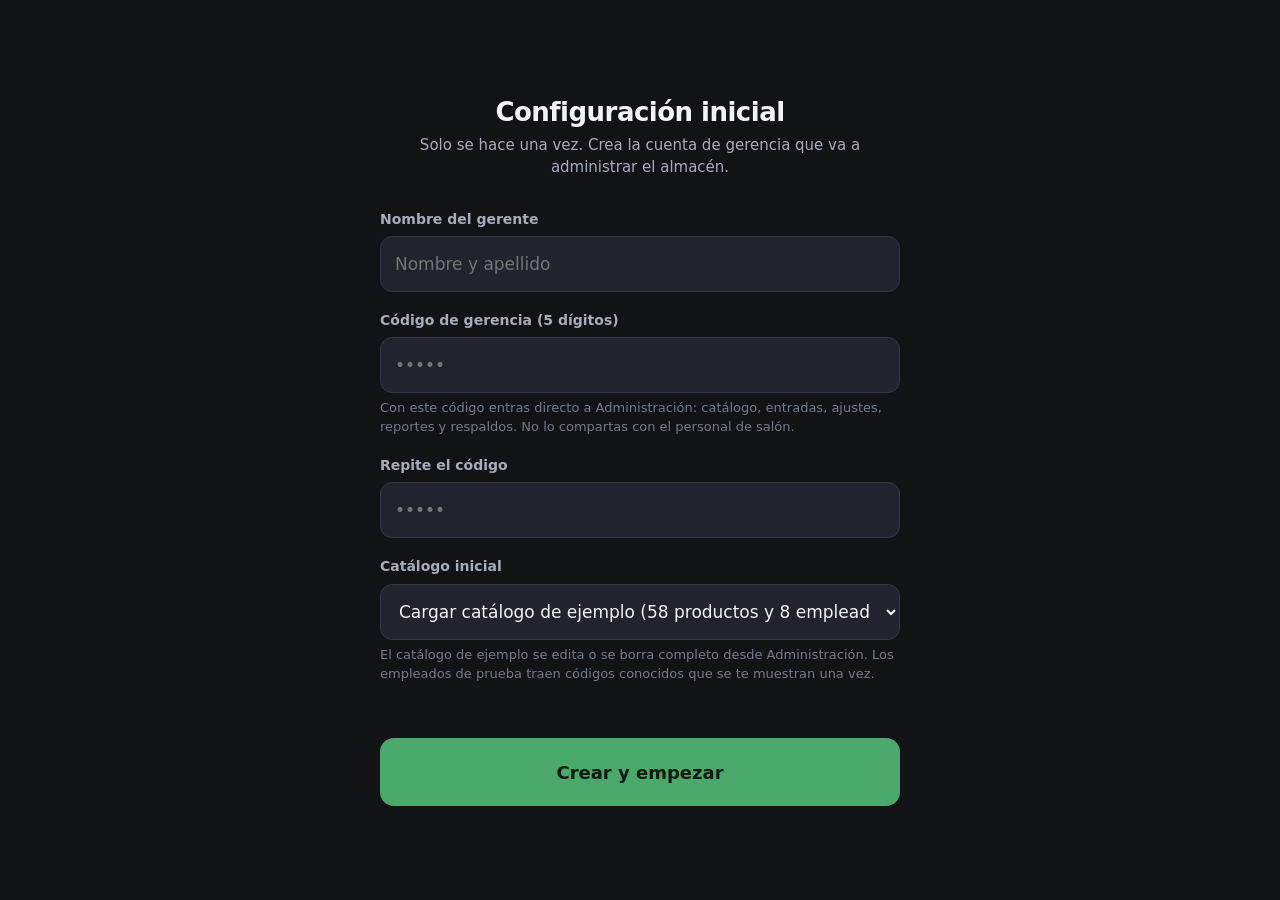
<file: index.html>
<!DOCTYPE html>
<html lang="es-PR">
<head>
<meta charset="utf-8">
<meta name="viewport" content="width=device-width, initial-scale=1, maximum-scale=1, user-scalable=no, viewport-fit=cover">
<meta name="apple-mobile-web-app-capable" content="yes">
<meta name="mobile-web-app-capable" content="yes">
<!-- "black", no "black-translucent": con translucent el contenido pasa POR DEBAJO
     de la barra de estado de iOS y el reloj y la batería del iPad quedan
     flotando encima de la app. Con "black" iOS reserva esa franja y le pone el
     fondo oscuro, así se lee como parte de la aplicación. El reloj propio de la
     app está en la barra superior de cada pantalla. -->
<meta name="apple-mobile-web-app-status-bar-style" content="black">
<meta name="apple-mobile-web-app-title" content="Inventario">
<meta name="theme-color" content="#121317">
<meta name="color-scheme" content="dark">
<meta name="referrer" content="no-referrer">
<meta name="robots" content="noindex, nofollow">
<title>Inventario</title>
<link rel="manifest" href="manifest.webmanifest">
<link rel="apple-touch-icon" href="iconos/icono-180.png">
<link rel="icon" href="iconos/icono-192.png">
<!-- Pantallas de arranque. Sin esto, iOS pinta un rectángulo BLANCO mientras
     levanta el navegador: en una app oscura, en un almacén con poca luz, es un
     fogonazo, y en un iPad lento dura lo suficiente para que parezca que algo
     falla. iOS escoge por tamaño exacto y orientación; la que no cuadre
     simplemente no se usa. Se generan con herramientas/generar-arranque.py. -->
<link rel="apple-touch-startup-image" href="iconos/arranque-2048x2732.png"
      media="(device-width: 1024px) and (device-height: 1366px) and (-webkit-device-pixel-ratio: 2) and (orientation: portrait)">
<link rel="apple-touch-startup-image" href="iconos/arranque-2732x2048.png"
      media="(device-width: 1024px) and (device-height: 1366px) and (-webkit-device-pixel-ratio: 2) and (orientation: landscape)">
<link rel="apple-touch-startup-image" href="iconos/arranque-1668x2388.png"
      media="(device-width: 834px) and (device-height: 1194px) and (-webkit-device-pixel-ratio: 2) and (orientation: portrait)">
<link rel="apple-touch-startup-image" href="iconos/arranque-2388x1668.png"
      media="(device-width: 834px) and (device-height: 1194px) and (-webkit-device-pixel-ratio: 2) and (orientation: landscape)">
<link rel="apple-touch-startup-image" href="iconos/arranque-1640x2360.png"
      media="(device-width: 820px) and (device-height: 1180px) and (-webkit-device-pixel-ratio: 2) and (orientation: portrait)">
<link rel="apple-touch-startup-image" href="iconos/arranque-2360x1640.png"
      media="(device-width: 820px) and (device-height: 1180px) and (-webkit-device-pixel-ratio: 2) and (orientation: landscape)">
<link rel="apple-touch-startup-image" href="iconos/arranque-1620x2160.png"
      media="(device-width: 810px) and (device-height: 1080px) and (-webkit-device-pixel-ratio: 2) and (orientation: portrait)">
<link rel="apple-touch-startup-image" href="iconos/arranque-2160x1620.png"
      media="(device-width: 810px) and (device-height: 1080px) and (-webkit-device-pixel-ratio: 2) and (orientation: landscape)">
<link rel="apple-touch-startup-image" href="iconos/arranque-1536x2048.png"
      media="(device-width: 768px) and (device-height: 1024px) and (-webkit-device-pixel-ratio: 2) and (orientation: portrait)">
<link rel="apple-touch-startup-image" href="iconos/arranque-2048x1536.png"
      media="(device-width: 768px) and (device-height: 1024px) and (-webkit-device-pixel-ratio: 2) and (orientation: landscape)">
<link rel="apple-touch-startup-image" href="iconos/arranque-1488x2266.png"
      media="(device-width: 744px) and (device-height: 1133px) and (-webkit-device-pixel-ratio: 2) and (orientation: portrait)">
<link rel="apple-touch-startup-image" href="iconos/arranque-2266x1488.png"
      media="(device-width: 744px) and (device-height: 1133px) and (-webkit-device-pixel-ratio: 2) and (orientation: landscape)">
<!-- Este fondo va aquí dentro, y no solo en la hoja de estilos, para que el
     PRIMER pintado ya sea oscuro. Si la hoja tarda o falla, el navegador
     pintaría su lienzo blanco mientras tanto: en una app oscura eso es un
     fogonazo en la cara de alguien en un almacén con poca luz. -->
<style>html,body{background:#121317;color-scheme:dark}</style>
<link rel="stylesheet" href="css/estilos.css">
</head>
<body>

<div id="app">

  <!-- Carga -->
  <section class="pantalla activa" id="pantalla-carga">
    <div class="cuerpo centrado">
      <div class="marca">
        <h2>Inventario</h2>
        <p id="carga-texto">Abriendo la base de datos…</p>
      </div>
    </div>
  </section>

  <!-- Configuración inicial -->
  <section class="pantalla" id="pantalla-config">
    <div class="cuerpo centrado">
      <div style="width:100%;max-width:520px">
        <div class="marca">
          <h2>Configuración inicial</h2>
          <p>Solo se hace una vez. Crea la cuenta de gerencia que va a administrar el almacén.</p>
        </div>
        <div class="campo">
          <label for="cfg-nombre">Nombre del gerente</label>
          <input id="cfg-nombre" type="text" autocomplete="off" autocapitalize="words" placeholder="Nombre y apellido" maxlength="50">
        </div>
        <div class="campo">
          <label for="cfg-pin">Código de gerencia (5 dígitos)</label>
          <input id="cfg-pin" type="password" inputmode="numeric" maxlength="5" autocomplete="off" placeholder="•••••">
          <p class="ayuda">Con este código entras directo a Administración: catálogo, entradas, ajustes, reportes y respaldos. No lo compartas con el personal de salón.</p>
        </div>
        <div class="campo">
          <label for="cfg-pin2">Repite el código</label>
          <input id="cfg-pin2" type="password" inputmode="numeric" maxlength="5" autocomplete="off" placeholder="•••••">
        </div>
        <div class="campo">
          <label for="cfg-ejemplo">Catálogo inicial</label>
          <select id="cfg-ejemplo">
            <option value="si">Cargar catálogo de ejemplo (58 productos y 8 empleados de prueba)</option>
            <option value="no">Empezar vacío</option>
          </select>
          <p class="ayuda">El catálogo de ejemplo se edita o se borra completo desde Administración. Los empleados de prueba traen códigos conocidos que se te muestran una vez.</p>
        </div>
        <p class="mensaje-error" id="cfg-error"></p>
        <button class="btn btn-primario btn-ancho" id="cfg-crear">Crear y empezar</button>
      </div>
    </div>
  </section>

  <!-- Acceso: un solo código identifica a la persona y su restaurante -->
  <section class="pantalla" id="pantalla-acceso">
    <div class="cuerpo centrado">
      <div class="pin-caja" id="acceso-caja">
        <div class="marca">
          <h2>Inventario</h2>
          <p id="acceso-sub">Entra tu código</p>
        </div>
        <div class="pin-puntos" id="acceso-puntos"></div>
        <div class="teclado" id="acceso-teclado"></div>
        <p class="mensaje-error" id="acceso-error"></p>
      </div>
    </div>
    <!-- Sin reloj propio y sin la nota de gerencia. El reloj: iOS ya muestra
         la hora en su barra de estado, justo encima de esta pantalla, y dos
         relojes a un palmo de distancia solo sirven para no coincidir. La
         nota: le anunciaba a cualquiera que hay un código con más permisos.
         Queda el aviso de productos bajo el máximo, que sí es información
         que a esta gente le sirve al entrar. -->
    <div class="pie">
      <span class="crece" id="pie-info"></span>
    </div>
  </section>

  <!-- Panel de salida -->
  <section class="pantalla" id="pantalla-panel">
    <div class="barra">
      <div class="identidad">
        <span class="punto-rest" id="panel-punto"></span>
        <div>
          <h1 id="panel-titulo">Restaurante</h1>
          <p class="sub" id="panel-sub">Empleado</p>
        </div>
      </div>
      <span class="crece"></span>
      <span class="reloj" id="reloj-panel"></span>
      <div class="sesion-aviso" id="sesion-aviso">
        <span id="sesion-texto"></span>
        <span class="barra-tiempo"><i id="sesion-barra"></i></span>
      </div>
      <button class="btn btn-fantasma btn-chico" id="btn-salir">Cerrar sesión</button>
    </div>
    <div class="panel-cuerpo">
      <div class="columna-productos">
        <div class="barra-busqueda">
          <div class="caja-busqueda">
            <input id="buscador" type="search" inputmode="search" autocomplete="off" autocorrect="off"
                   autocapitalize="none" spellcheck="false" placeholder="Buscar un licor por nombre…">
            <button type="button" class="borrar-busqueda" id="buscador-limpiar" aria-label="Borrar la búsqueda" hidden>×</button>
          </div>
        </div>
        <div class="tiras-categorias" id="tiras-categorias"></div>
        <div class="rejilla-productos" id="rejilla-productos"></div>
      </div>
      <aside class="carrito">
        <h3>Lo que te llevas</h3>
        <div class="carrito-lista" id="carrito-lista"></div>
        <div class="carrito-pie">
          <div class="carrito-total"><span>Total de botellas</span><b id="carrito-total">0</b></div>
          <button class="btn btn-primario btn-ancho" id="btn-confirmar" disabled>Confirmar salida</button>
          <button class="btn btn-fantasma btn-ancho btn-chico" id="btn-vaciar" disabled>Vaciar</button>
        </div>
      </aside>
    </div>
  </section>

  <!-- Administración -->
  <section class="pantalla" id="pantalla-admin">
    <div class="barra">
      <button class="btn btn-fantasma btn-chico" id="admin-salir">Salir</button>
      <div>
        <h1>Administración</h1>
        <p class="sub" id="admin-sub"></p>
      </div>
      <span class="crece"></span>
      <span class="reloj" id="reloj-admin"></span>
      <div class="sesion-aviso" id="admin-sesion"></div>
    </div>
    <div class="admin-tabs" id="admin-tabs"></div>
    <div class="cuerpo" id="admin-cuerpo"></div>
  </section>

</div>

<!-- Modal genérico -->
<div class="velo" id="velo">
  <div class="modal" id="modal">
    <h3 id="modal-titulo"></h3>
    <p class="modal-sub" id="modal-sub"></p>
    <div class="modal-cuerpo" id="modal-cuerpo"></div>
    <div class="modal-pie" id="modal-pie"></div>
  </div>
</div>

<!-- Aviso flotante -->
<div class="brindis" id="brindis">
  <div class="txt"><span id="brindis-texto"></span><small id="brindis-sub"></small></div>
  <button class="btn btn-fantasma btn-chico" id="brindis-accion" hidden></button>
</div>

<script type="module" src="js/app.js"></script>
</body>
</html>
</file>
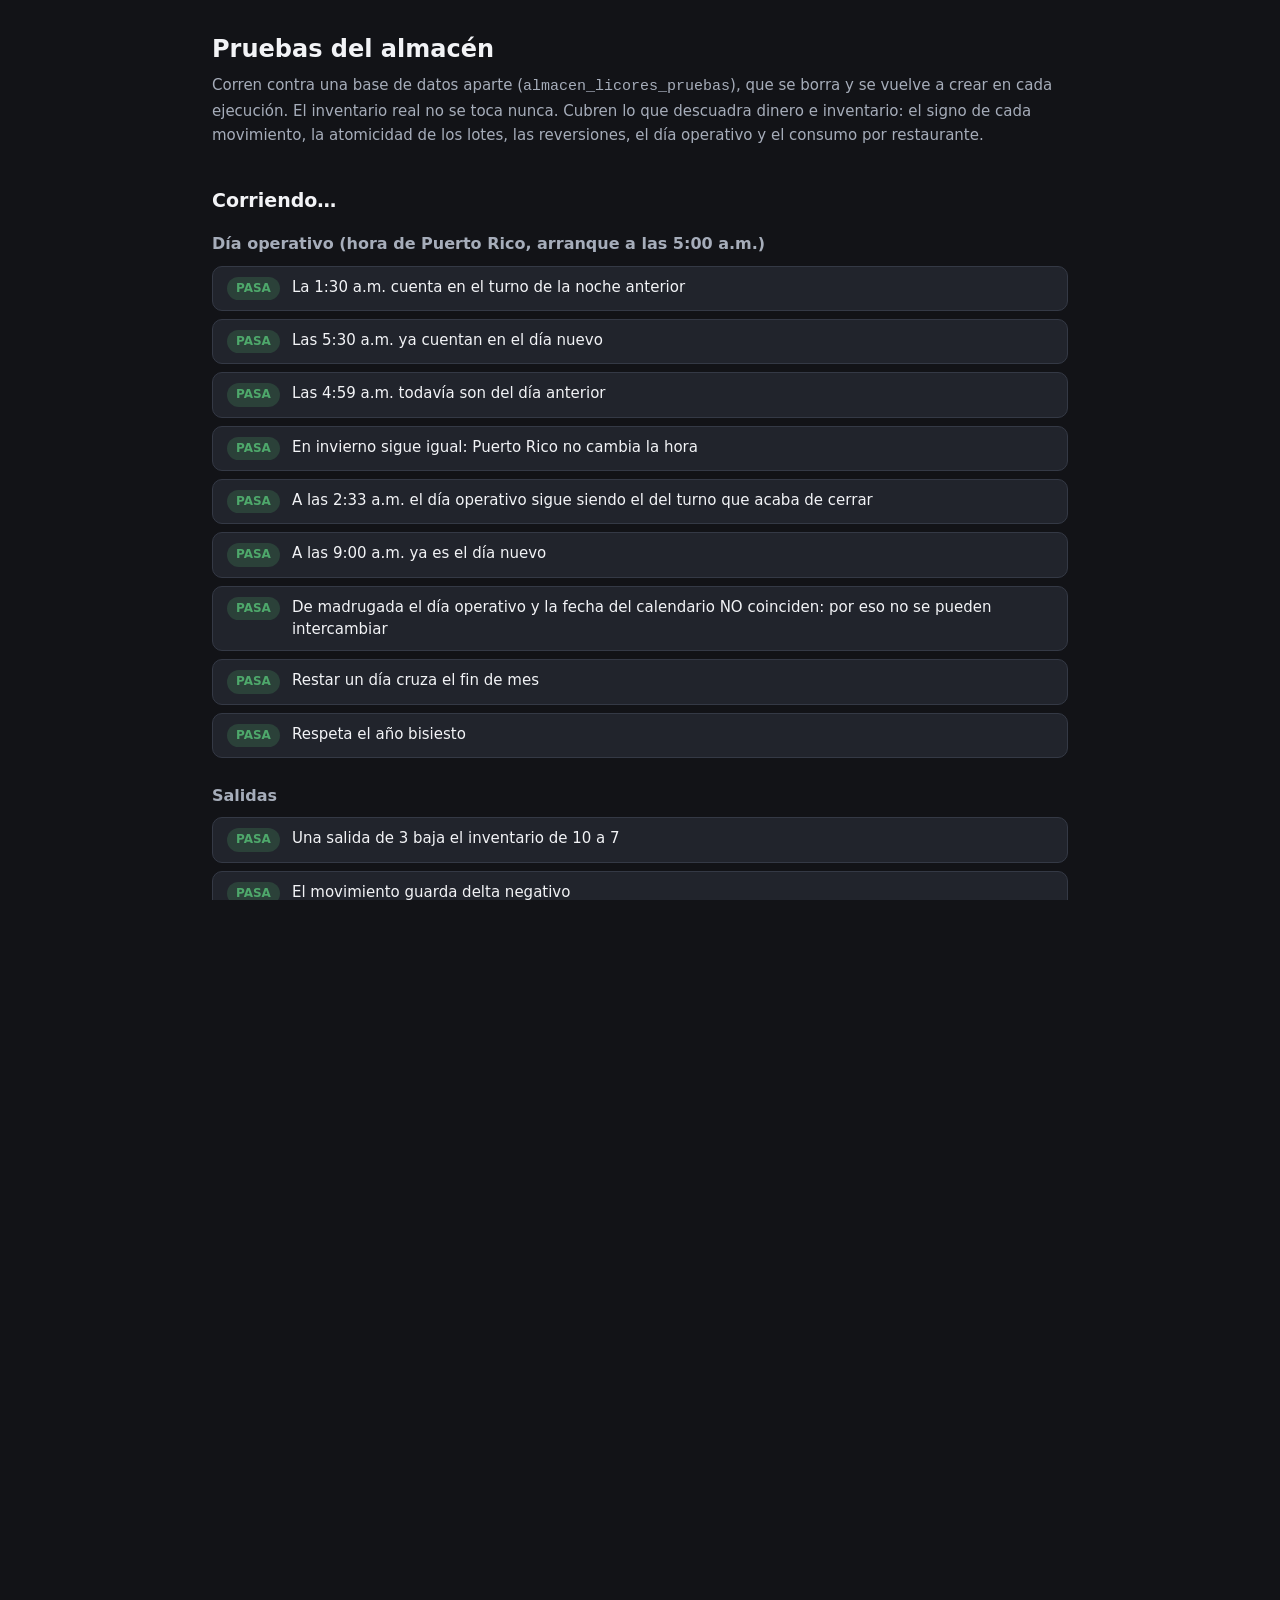
<file: pruebas.html>
<!DOCTYPE html>
<html lang="es-PR">
<head>
<meta charset="utf-8">
<meta name="viewport" content="width=device-width, initial-scale=1">
<title>Pruebas — Inventario</title>
<link rel="stylesheet" href="css/estilos.css">
<style>
  html, body { overflow: auto; }
  main { max-width: 900px; margin: 0 auto; padding: 32px 22px 80px; }
  h1 { font-size: 24px; margin: 0 0 6px; }
  .lead { color: var(--texto-2); margin: 0 0 26px; font-size: 15px; line-height: 1.6; }
  .grupo { margin-bottom: 26px; }
  .grupo h2 { font-size: 16px; margin: 0 0 10px; color: var(--texto-2); font-weight: 650; }
  .p { display: flex; gap: 12px; padding: 10px 14px; border-radius: 10px; background: var(--panel);
       border: 1px solid var(--borde); margin-bottom: 8px; align-items: flex-start; font-size: 15px; }
  .p .m { flex: 0 0 auto; font-weight: 700; font-size: 12px; padding: 3px 9px; border-radius: 12px; }
  .p.ok .m { background: color-mix(in srgb, var(--ok) 22%, transparent); color: var(--ok); }
  .p.mal { border-color: var(--peligro); }
  .p.mal .m { background: color-mix(in srgb, var(--peligro) 24%, transparent); color: var(--peligro); }
  .p .d { flex: 1; }
  .p .d small { display: block; color: var(--texto-3); margin-top: 3px; font-size: 13px; }
  #total { position: sticky; top: 0; background: var(--fondo); padding: 14px 0 18px; font-size: 19px; font-weight: 700; z-index: 5; }
</style>
</head>
<body>
<main>
  <h1>Pruebas del almacén</h1>
  <p class="lead">Corren contra una base de datos aparte (<code>almacen_licores_pruebas</code>), que se borra y se
  vuelve a crear en cada ejecución. El inventario real no se toca nunca. Cubren lo que descuadra dinero e
  inventario: el signo de cada movimiento, la atomicidad de los lotes, las reversiones, el día operativo y el
  consumo por restaurante.</p>
  <div id="total">Corriendo…</div>
  <div id="salida"></div>
</main>

<script type="module">
// Un fallo del propio arnés no puede quedarse callado: se muestra en pantalla.
addEventListener('unhandledrejection', (ev) => {
  document.getElementById('total').textContent = `El arnés se cayó: ${ev.reason?.message || ev.reason}`;
  document.getElementById('total').style.color = 'var(--peligro)';
  console.error(ev.reason);
});

globalThis.__ALMACEN_DB_PRUEBAS__ = 'almacen_licores_pruebas';

await new Promise((res) => {
  const req = indexedDB.deleteDatabase('almacen_licores_pruebas');
  req.onsuccess = res; req.onerror = res; req.onblocked = res;
});

const { DB, nuevoId, DB_NOMBRE } = await import('./js/db.js');

/* Candado. Durante el desarrollo, un service worker sirvió una versión vieja de
   db.js y las pruebas terminaron escribiendo en el inventario real. No se corre
   ni una sola prueba sin confirmar primero contra qué base se está trabajando. */
if (DB_NOMBRE !== 'almacen_licores_pruebas') {
  const aviso = document.getElementById('total');
  aviso.textContent = `PRUEBAS CANCELADAS: apuntan a "${DB_NOMBRE}" y no a la base de pruebas. `
    + 'Cierra la app, borra el caché del navegador y vuelve a abrir esta página.';
  aviso.style.color = 'var(--peligro)';
  throw new Error('Las pruebas se negaron a correr contra la base equivocada.');
}

const M = await import('./js/modelo.js');

const salida = document.getElementById('salida');
let pasadas = 0; let fallidas = 0; let grupo = null;

function seccion(nombre) {
  grupo = document.createElement('div');
  grupo.className = 'grupo';
  grupo.innerHTML = `<h2>${nombre}</h2>`;
  salida.append(grupo);
}

function anotar(ok, nombre, detalle) {
  if (ok) pasadas += 1; else fallidas += 1;
  const fila = document.createElement('div');
  fila.className = `p ${ok ? 'ok' : 'mal'}`;
  fila.innerHTML = `<span class="m">${ok ? 'PASA' : 'FALLA'}</span><span class="d">${nombre}`
    + `${detalle ? `<small>${detalle}</small>` : ''}</span>`;
  (grupo || salida).append(fila);
}

const igual = (a, b, nombre) => anotar(
  JSON.stringify(a) === JSON.stringify(b), nombre,
  JSON.stringify(a) === JSON.stringify(b) ? '' : `esperado ${JSON.stringify(b)}, llegó ${JSON.stringify(a)}`,
);

async function lanza(fn, fragmento, nombre) {
  try {
    await fn();
    anotar(false, nombre, 'no lanzó ningún error y debía lanzarlo');
  } catch (e) {
    anotar(e.message.includes(fragmento), nombre,
      e.message.includes(fragmento) ? '' : `mensaje inesperado: ${e.message}`);
  }
}

/* --- Utilidades de montaje --- */

const EMP = { empleadoId: 'e1', empleadoNombre: 'Luis Ortiz' };
const REST = 'la-grieta';

async function producto(nombre, existencia, par = 10, reorden = 5, costo = 20) {
  const p = {
    id: nuevoId('t'), nombre, categoriaId: 'whisky', tamano: '750 ml',
    existencia, par, puntoReorden: reorden, costo, activo: true, orden: 0,
    creado: new Date().toISOString(),
  };
  await DB.guardar('productos', p);
  return p;
}

const existenciaDe = async (id) => (await DB.obtener('productos', id)).existencia;

await DB.escribirConfig('inicio_dia_operativo', 5);

/* ------------------------------------------------------------------ */
seccion('Día operativo (hora de Puerto Rico, arranque a las 5:00 a.m.)');

// 6 de agosto de 2026, 1:30 a.m. en Puerto Rico = 05:30 UTC.
igual(M.diaOperativo(new Date('2026-08-06T05:30:00Z'), 5), '2026-08-05',
  'La 1:30 a.m. cuenta en el turno de la noche anterior');
igual(M.diaOperativo(new Date('2026-08-06T09:30:00Z'), 5), '2026-08-06',
  'Las 5:30 a.m. ya cuentan en el día nuevo');
igual(M.diaOperativo(new Date('2026-08-06T08:59:00Z'), 5), '2026-08-05',
  'Las 4:59 a.m. todavía son del día anterior');
igual(M.diaOperativo(new Date('2026-01-15T22:00:00Z'), 5), '2026-01-15',
  'En invierno sigue igual: Puerto Rico no cambia la hora');
/* Regresión de un fallo real: el Resumen y los rangos de Reportes preguntaban
   por `fechaPR()` mientras los movimientos se archivan por día operativo. Entre
   medianoche y las 5:00 a.m. eso daba cero botellas sobre un turno entero, y
   la noche recién cerrada aparecía bajo «Ayer». `diaOperativoActual` es lo que
   tiene que usar cualquier pantalla que pregunte «¿qué pasó hoy?». */
igual(await M.diaOperativoActual(new Date('2026-08-19T06:33:00Z')), '2026-08-18',
  'A las 2:33 a.m. el día operativo sigue siendo el del turno que acaba de cerrar');
igual(await M.diaOperativoActual(new Date('2026-08-19T13:00:00Z')), '2026-08-19',
  'A las 9:00 a.m. ya es el día nuevo');
anotar(await M.diaOperativoActual(new Date('2026-08-19T06:33:00Z')) !== M.fechaPR(new Date('2026-08-19T06:33:00Z')),
  'De madrugada el día operativo y la fecha del calendario NO coinciden: por eso no se pueden intercambiar');

igual(M.sumarDias('2026-03-01', -1), '2026-02-28', 'Restar un día cruza el fin de mes');
igual(M.sumarDias('2024-03-01', -1), '2024-02-29', 'Respeta el año bisiesto');

/* ------------------------------------------------------------------ */
seccion('Salidas');

const jack = await producto("Jack Daniel's", 10);
await M.registrarLote({
  tipo: 'salida', lineas: [{ productoId: jack.id, cantidad: 3 }], ...EMP, restauranteId: REST,
});
igual(await existenciaDe(jack.id), 7, 'Una salida de 3 baja el inventario de 10 a 7');

let movs = await DB.porIndice('movimientos', 'porProducto', jack.id);
igual(movs[0].delta, -3, 'El movimiento guarda delta negativo');
igual(movs[0].restauranteId, REST, 'La salida queda cargada al restaurante');
igual(movs[0].empleadoNombre, 'Luis Ortiz', 'La salida queda a nombre del empleado');
igual([movs[0].existenciaAntes, movs[0].existenciaDespues], [10, 7],
  'Guarda la existencia antes y después, para poder auditar sin recalcular');
igual(movs[0].localElegido, false,
  'Con una sola barra el local lo determina el código: no queda marcado como escogido');

const dosBarras = await producto('Ron de dos barras', 10);
await M.registrarLote({
  tipo: 'salida', lineas: [{ productoId: dosBarras.id, cantidad: 2 }], ...EMP,
  restauranteId: REST, localElegido: true,
});
const movsDos = await DB.porIndice('movimientos', 'porProducto', dosBarras.id);
igual(movsDos[0].localElegido, true,
  'Cuando la persona escogió barra, el movimiento lo guarda');

/* Una entrada al almacén no pertenece a ningún local, así que la marca no
   tiene sentido ahí y no debe colarse. */
const entrada = await producto('Ron de entrada', 0);
await M.registrarLote({
  tipo: 'entrada', lineas: [{ productoId: entrada.id, cantidad: 5 }], ...EMP,
  localElegido: true,
});
const movsEnt = await DB.porIndice('movimientos', 'porProducto', entrada.id);
igual(movsEnt[0].localElegido, false,
  'Un movimiento sin restaurante nunca queda marcado como barra escogida');

await lanza(
  () => M.registrarLote({ tipo: 'salida', lineas: [{ productoId: jack.id, cantidad: 99 }], ...EMP, restauranteId: REST }),
  'No hay suficiente', 'Bloquea sacar más de lo que hay',
);
igual(await existenciaDe(jack.id), 7, 'Tras el intento bloqueado el inventario no se movió');

await lanza(
  () => M.registrarLote({ tipo: 'salida', lineas: [{ productoId: jack.id, cantidad: 1 }], ...EMP }),
  'necesita un restaurante', 'Una salida sin restaurante se rechaza',
);

await lanza(
  () => M.registrarLote({ tipo: 'salida', lineas: [{ productoId: jack.id, cantidad: 1.5 }], ...EMP, restauranteId: REST }),
  'enteros', 'Rechaza cantidades con decimales',
);
await lanza(
  () => M.registrarLote({ tipo: 'salida', lineas: [{ productoId: jack.id, cantidad: 0 }], ...EMP, restauranteId: REST }),
  'mayores que cero', 'Rechaza cantidad cero',
);
await lanza(
  () => M.registrarLote({ tipo: 'salida', lineas: [{ productoId: jack.id, cantidad: -2 }], ...EMP, restauranteId: REST }),
  'mayores que cero', 'Rechaza cantidad negativa',
);

const escaso = await producto('Escaso', 1);
await M.registrarLote({
  tipo: 'salida', lineas: [{ productoId: escaso.id, cantidad: 4 }], ...EMP,
  restauranteId: REST, permitirNegativo: true, autorizadoPor: 'Kevin Prieto',
});
igual(await existenciaDe(escaso.id), -3, 'Con autorización de gerencia sí deja el inventario en negativo');
const movEscaso = (await DB.porIndice('movimientos', 'porProducto', escaso.id))[0];
igual(movEscaso.autorizadoPor, 'Kevin Prieto', 'Queda registrado quién autorizó la excepción');

/* ------------------------------------------------------------------ */
seccion('Origen del movimiento');

/* La salida es el único movimiento con dos puertas: el panel del empleado, que
   resuelve el restaurante por el código, y la salida manual de gerencia, donde
   el gerente lo escoge. Si el historial no las distingue, la segunda se lee
   igual que la primera y deja de servir como evidencia. */
const porGerencia = await producto('Por gerencia', 10);
await M.registrarLote({
  tipo: 'salida', lineas: [{ productoId: porGerencia.id, cantidad: 2 }],
  empleadoId: 'g1', empleadoNombre: 'Ana Serrano',
  restauranteId: REST, motivo: 'Bajé una caja al servicio', origen: 'admin',
});
const movGer = (await DB.porIndice('movimientos', 'porProducto', porGerencia.id))[0];
igual(movGer.origen, 'admin', 'La salida manual queda marcada como hecha desde gerencia');
igual(movGer.restauranteId, REST, 'La salida manual se le carga al restaurante escogido');
igual(movGer.delta, -2, 'La salida manual descuenta del almacén igual que cualquier salida');

const porPanel = await producto('Por panel', 10);
await M.registrarLote({
  tipo: 'salida', lineas: [{ productoId: porPanel.id, cantidad: 2 }], ...EMP, restauranteId: REST,
});
igual((await DB.porIndice('movimientos', 'porProducto', porPanel.id))[0].origen, 'empleado',
  'La salida del panel del empleado no se marca como de gerencia');

/* Revertir solo se puede desde Administración. El espejo se construye con
   `...orig`, así que sin una línea explícita heredaría el origen del
   movimiento revertido y diría que la corrección la hizo un mesero. */
const loteEmpleado = (await M.registrarLote({
  tipo: 'salida', lineas: [{ productoId: porPanel.id, cantidad: 1 }], ...EMP, restauranteId: REST,
})).loteId;
await M.revertirLote(loteEmpleado, { ...EMP, motivo: 'Corrección desde gerencia' });
const espejoOrigen = (await DB.porIndice('movimientos', 'porProducto', porPanel.id))
  .find((m) => m.tipo === 'reversion');
igual(espejoOrigen.origen, 'admin',
  'La reversión se marca como de gerencia y no hereda el origen del movimiento revertido');

/* ------------------------------------------------------------------ */
seccion('Atomicidad del lote');

const buenoA = await producto('Bueno A', 10);
const buenoB = await producto('Bueno B', 10);
const sinStock = await producto('Sin stock', 0);

await lanza(
  () => M.registrarLote({
    tipo: 'salida',
    lineas: [
      { productoId: buenoA.id, cantidad: 2 },
      { productoId: sinStock.id, cantidad: 1 },
      { productoId: buenoB.id, cantidad: 2 },
    ],
    ...EMP,
    restauranteId: REST,
  }),
  'No hay suficiente', 'Un lote con una línea imposible se rechaza completo',
);
igual(await existenciaDe(buenoA.id), 10, 'La línea buena ANTES de la mala no se aplicó');
igual(await existenciaDe(buenoB.id), 10, 'La línea buena DESPUÉS de la mala no se aplicó');
igual((await DB.porIndice('movimientos', 'porProducto', buenoA.id)).length, 0,
  'No quedó ningún movimiento suelto del lote fallido');

/* ------------------------------------------------------------------ */
seccion('Entradas, ajustes y devoluciones');

const entrante = await producto('Entrante', 4);
await M.registrarLote({
  tipo: 'entrada', lineas: [{ productoId: entrante.id, cantidad: 12 }], ...EMP, motivo: 'Factura 8842',
});
igual(await existenciaDe(entrante.id), 16, 'La entrada suma al almacén');
const movEntrada = (await DB.porIndice('movimientos', 'porProducto', entrante.id))[0];
igual(movEntrada.restauranteId, null, 'La entrada no se le carga a ningún restaurante');
igual(movEntrada.delta, 12, 'La entrada guarda delta positivo');

const contado = await producto('Contado', 10);
await M.registrarLote({
  tipo: 'ajuste', lineas: [{ productoId: contado.id, nuevaExistencia: 7, cantidad: 1 }],
  ...EMP, motivo: 'Conteo semanal',
});
igual(await existenciaDe(contado.id), 7, 'El ajuste deja el inventario igual a lo contado');
igual((await DB.porIndice('movimientos', 'porProducto', contado.id))[0].delta, -3,
  'El ajuste guarda la diferencia, no el total contado');

await lanza(
  () => M.registrarLote({
    tipo: 'ajuste', lineas: [{ productoId: contado.id, nuevaExistencia: 5, cantidad: 1 }], ...EMP, motivo: '  ',
  }),
  'motivo es obligatorio', 'Un ajuste sin motivo se rechaza',
);
await lanza(
  () => M.registrarLote({
    tipo: 'ajuste', lineas: [{ productoId: contado.id, nuevaExistencia: 7, cantidad: 1 }], ...EMP, motivo: 'Igual',
  }),
  'ningún cambio', 'Un ajuste que no cambia nada no ensucia el historial',
);

const devuelto = await producto('Devuelto', 5, 10, 5, 30);
await M.registrarLote({
  tipo: 'salida', lineas: [{ productoId: devuelto.id, cantidad: 4 }], ...EMP, restauranteId: REST,
});
await M.registrarLote({
  tipo: 'devolucion', lineas: [{ productoId: devuelto.id, cantidad: 1 }], ...EMP,
  restauranteId: REST, motivo: 'Botella sin abrir',
});
igual(await existenciaDe(devuelto.id), 2, 'La devolución suma de vuelta al almacén');

/* Ojo con la fecha: los movimientos se archivan por DÍA OPERATIVO, que arranca
   a las 5:00 a.m. Usar fechaPR() aquí hacía que esta prueba fallara cuando se
   corría entre medianoche y las 5 a.m. — a esa hora el día operativo es el
   anterior, la consulta no encontraba nada y reventaba en [0].unidades. */
const hoy = M.diaOperativo(new Date(), 5);
const movsHoy = await M.movimientosPeriodo(hoy, hoy);
const soloDevuelto = movsHoy.filter((m) => m.productoId === devuelto.id);
igual(M.porProducto(soloDevuelto)[0].unidades, 3,
  'El consumo del restaurante baja con la devolución: 4 salidas menos 1 devuelta');
igual(M.porProducto(soloDevuelto)[0].valor, 90, 'El valor a costo acompaña al consumo: 3 x $30');

/* ------------------------------------------------------------------ */
seccion('El respaldo no puede borrar historial');

/* Hallazgo de seguridad real: el archivo de respaldo es JSON legible, y
   `importarTodo` vaciaba TODOS los stores antes de escribir. Bastaba con
   exportar, quitar a mano la línea de una salida incómoda, cuadrar la
   existencia del producto y restaurar: la salida desaparecía y el inventario
   cuadraba solo, sin reversión ni nota. `DB.borrar` ya se negaba a borrar
   movimientos; esta puerta lo saltaba por detrás. */
const paraRespaldo = await producto('Para respaldo', 10);
await M.registrarLote({
  tipo: 'salida', lineas: [{ productoId: paraRespaldo.id, cantidad: 2 }], ...EMP, restauranteId: REST,
});
const copiaSeg = await DB.exportarTodo();
const movsAntesResp = (await DB.todos('movimientos')).length;

// El ataque: se le quita al respaldo la salida y se cuadra la existencia.
const salidaVictima = copiaSeg.datos.movimientos.find((m) => m.productoId === paraRespaldo.id);
copiaSeg.datos.movimientos = copiaSeg.datos.movimientos.filter((m) => m.id !== salidaVictima.id);
copiaSeg.datos.productos.find((p) => p.id === paraRespaldo.id).existencia = salidaVictima.existenciaAntes;

const resRestaurar = await DB.importarTodo(copiaSeg);
const movsDespuesResp = await DB.todos('movimientos');

anotar(movsDespuesResp.some((m) => m.id === salidaVictima.id),
  'Restaurar un respaldo con una salida borrada NO la borra del historial');
igual(movsDespuesResp.length, movsAntesResp,
  'El historial no pierde movimientos al restaurar un respaldo recortado');
igual([resRestaurar.movimientosAntes, resRestaurar.movimientosDespues], [movsAntesResp, movsAntesResp],
  'La restauración informa cuántos movimientos había antes y después, para poder auditarla');

// Y lo que el arreglo no podía romper: restaurar sí repone todo lo demás.
await DB.vaciar('productos');
igual((await DB.todos('productos')).length, 0, 'Punto de partida: sin productos, como un iPad nuevo');
await DB.importarTodo(copiaSeg);
anotar((await DB.todos('productos')).length > 0,
  'Restaurar en un iPad vacío sigue reponiendo el catálogo completo');

/* ------------------------------------------------------------------ */
seccion('Cifrado del respaldo');

/* El archivo lleva los nombres del personal, el historial y los códigos de
   todos. Con la sal compartida, un solo recorrido de las 100.000 combinaciones
   de 5 dígitos los rompe todos a la vez. Cifrarlo hace que no valga nada sin la
   frase — y eso solo sirve si la frase correcta abre y la equivocada no. */
const Cripto = await import('./js/cripto.js');

const claro = JSON.stringify(await DB.exportarTodo());
const sobre = await Cripto.cifrarRespaldo(claro, 'almacen 2026', 'la primera barra');

anotar(Cripto.esRespaldoCifrado(sobre), 'El sobre se reconoce como respaldo cifrado');
/* Se DECODIFICA el base64 antes de buscar. Mirar el JSON tal cual no prueba
   nada: base64 ya esconde el texto de una búsqueda simple, así que esta prueba
   pasaba igual con el cifrado desactivado —comprobado rompiéndolo a propósito—.
   Lo que hay que verificar es que debajo del base64 tampoco esté el texto. */
const crudo = atob(sobre.datos);
anotar(!/Luis Ortiz|Jack Daniel|almacen-licores/.test(crudo),
  'Bajo el base64 no queda ni un nombre del personal ni del catálogo: está cifrado de verdad');
igual(sobre.pista, 'la primera barra',
  'La pista viaja SIN cifrar: es lo único que sirve el día que nadie recuerda la frase');
anotar(sobre.cifrado.iteraciones >= 210000, 'El derivado de la frase no se abarata por debajo del de los códigos');

igual(await Cripto.descifrarRespaldo(sobre, 'almacen 2026'), claro,
  'La frase correcta devuelve exactamente lo que se cifró');

await lanza(
  () => Cripto.descifrarRespaldo(sobre, 'almacen 2027'),
  'no abre este archivo', 'La frase equivocada no abre el respaldo',
);

/* Sal e IV nuevos en cada respaldo: repetir un IV con la misma clave rompe
   AES-GCM, y una sal fija dejaría precalcular el ataque contra todos los
   respaldos del cliente de una vez. */
const otro = await Cripto.cifrarRespaldo(claro, 'almacen 2026');
anotar(otro.cifrado.sal !== sobre.cifrado.sal && otro.cifrado.iv !== sobre.cifrado.iv,
  'Dos respaldos con la misma frase usan sal e IV distintos');
anotar(otro.datos !== sobre.datos,
  'El mismo contenido con la misma frase no produce el mismo cifrado dos veces');

/* AES-GCM autentica además de cifrar: un archivo tocado tiene que fallar al
   abrirse, no descifrar basura en silencio y meterla en el inventario. */
const alterado = { ...sobre, datos: `${sobre.datos.slice(0, -8)}AAAAAAAA` };
await lanza(
  () => Cripto.descifrarRespaldo(alterado, 'almacen 2026'),
  'no abre este archivo', 'Un archivo alterado se rechaza en vez de descifrarse a medias',
);

/* ------------------------------------------------------------------ */
seccion('Reversiones');

const revertible = await producto('Revertible', 20);
const { loteId } = await M.registrarLote({
  tipo: 'salida', lineas: [{ productoId: revertible.id, cantidad: 6 }], ...EMP, restauranteId: REST,
});
igual(await existenciaDe(revertible.id), 14, 'La salida bajó el inventario a 14');

await M.revertirLote(loteId, { ...EMP, motivo: 'Deshecho por el empleado' });
igual(await existenciaDe(revertible.id), 20, 'La reversión devuelve el inventario a como estaba');

const movsRev = await DB.porIndice('movimientos', 'porProducto', revertible.id);
igual(movsRev.length, 2, 'Revertir no borra: quedan los dos movimientos, el original y el espejo');
const espejo = movsRev.find((m) => m.tipo === 'reversion');
igual(espejo.revierteA, loteId, 'La reversión apunta al lote original');
igual(espejo.restauranteId, REST, 'La reversión hereda el restaurante, para que el consumo cuadre');

const soloRevertible = (await M.movimientosPeriodo(hoy, hoy)).filter((m) => m.productoId === revertible.id);
igual(M.porRestaurante(soloRevertible).length, 0,
  'Tras revertir, el consumo del restaurante queda en cero y no aparece en el reporte');

await lanza(
  () => M.revertirLote(loteId, { ...EMP, motivo: 'Otra vez' }),
  'ya fue revertido', 'No se puede revertir dos veces el mismo movimiento',
);

// Regresión: la reversión se atribuía a "sistema" en vez de al empleado, y el
// reporte mostraba a la persona con botellas que en realidad había devuelto,
// más una fila fantasma sin nombre.
const atribuido = await producto('Atribuido', 10);
const loteAtr = (await M.registrarLote({
  tipo: 'salida', lineas: [{ productoId: atribuido.id, cantidad: 2 }], ...EMP, restauranteId: REST,
})).loteId;
await M.revertirLote(loteAtr, { ...EMP, motivo: 'Deshecho a los 15 segundos' });
const movsAtr = (await M.movimientosPeriodo(hoy, hoy)).filter((m) => m.productoId === atribuido.id);
igual(movsAtr.every((m) => m.empleadoId === 'e1'), true,
  'La reversión queda a nombre del mismo empleado que hizo la salida');
igual(M.porEmpleado(movsAtr).length, 0,
  'Tras deshacer, el empleado no queda con botellas fantasma en el reporte');

const dobleReversion = await producto('Doble', 10);
const lote2 = (await M.registrarLote({
  tipo: 'entrada', lineas: [{ productoId: dobleReversion.id, cantidad: 5 }], ...EMP, motivo: 'Orden',
})).loteId;
await M.revertirLote(lote2, { ...EMP });
igual(await existenciaDe(dobleReversion.id), 10, 'También se puede revertir una entrada mal capturada');

const noRevertible = await producto('No revertible', 3);
const lote3 = (await M.registrarLote({
  tipo: 'entrada', lineas: [{ productoId: noRevertible.id, cantidad: 5 }], ...EMP, motivo: 'Orden',
})).loteId;
await M.registrarLote({
  tipo: 'salida', lineas: [{ productoId: noRevertible.id, cantidad: 7 }], ...EMP, restauranteId: REST,
});
await lanza(
  () => M.revertirLote(lote3, { ...EMP }),
  'dejaría', 'Se niega a revertir si eso dejaría el inventario en negativo, y explica por qué',
);

/* ------------------------------------------------------------------ */
seccion('Alertas, lista de compra y reportes');

igual(M.estadoStock({ existencia: 0, par: 10, puntoReorden: 5 }).clave, 'agotado', 'Cero es agotado');
igual(M.estadoStock({ existencia: 5, par: 10, puntoReorden: 5 }).clave, 'critico',
  'Justo en el punto de reorden ya es crítico');
igual(M.estadoStock({ existencia: 6, par: 10, puntoReorden: 5 }).clave, 'bajo', 'Sobre el reorden pero bajo el par');
igual(M.estadoStock({ existencia: 10, par: 10, puntoReorden: 5 }).clave, 'ok', 'Justo en el par ya está en nivel');
igual(M.estadoStock({ existencia: 14, par: 10, puntoReorden: 5 }).clave, 'ok', 'Sobre el par está en nivel');

/* Sin tope: los licores que se piden solo cuando alguien los pide. No se
   reponen por nivel, así que no pueden generar alertas — ni siquiera en cero,
   que es como entra el catálogo el día de la instalación. */
igual(M.estadoStock({ existencia: 0, par: 0, puntoReorden: 0 }).clave, 'sin-tope',
  'Sin máximo ni mínimo, el cero NO es agotado');
igual(M.estadoStock({ existencia: 4, par: 0, puntoReorden: 0 }).clave, 'sin-tope',
  'Sin máximo ni mínimo, con existencia sigue sin tope');
igual(M.estadoStock({ existencia: 0, par: undefined, puntoReorden: undefined }).clave, 'sin-tope',
  'Los niveles ausentes cuentan igual que en cero');
igual(M.estadoStock({ existencia: 0, par: 6, puntoReorden: 0 }).clave, 'agotado',
  'Con máximo pero sin mínimo, el cero sí es agotado');
igual(M.estadoStock({ existencia: 0, par: 0, puntoReorden: 2 }).clave, 'agotado',
  'Con mínimo pero sin máximo, el cero sí es agotado');

/* --- Locales de un empleado --- */

igual(M.localesDe({ restauranteId: 'la-o' }).join(), 'la-o',
  'Un empleado viejo, con un solo restauranteId, sale como lista de uno');
igual(M.localesDe({ restaurantes: ['la-o', 'la-madre'] }).join(), 'la-o,la-madre',
  'Un empleado nuevo devuelve toda su lista');
igual(M.localesDe({ restaurantes: ['la-o'], restauranteId: 'la-grieta' }).join(), 'la-o',
  'Con las dos formas presentes manda la lista nueva, no el campo viejo');
igual(M.localesDe({ restaurantes: [], restauranteId: 'la-o' }).join(), 'la-o',
  'Una lista vacía cae al campo viejo en vez de dejar a la persona sin local');
igual(M.localesDe({}).length, 0, 'Sin ningún local, la lista viene vacía');
igual(M.localesDe(null).length, 0, 'Sin empleado tampoco revienta');

/* --- Lo que entró al almacén --- */

const movsEnt2 = [
  { tipo: 'entrada', productoId: 'p1', delta: 12, costoUnitario: 20, fechaISO: '2026-09-01T10:00:00Z' },
  { tipo: 'entrada', productoId: 'p1', delta: 6, costoUnitario: 20, fechaISO: '2026-09-08T10:00:00Z' },
  { tipo: 'entrada', productoId: 'p2', delta: 4, costoUnitario: 50, fechaISO: '2026-09-03T10:00:00Z' },
  { tipo: 'salida', productoId: 'p1', delta: -5, costoUnitario: 20, restauranteId: 'la-o', fechaISO: '2026-09-04T10:00:00Z' },
  { tipo: 'devolucion', productoId: 'p1', delta: 2, costoUnitario: 20, restauranteId: 'la-o', fechaISO: '2026-09-05T10:00:00Z' },
  { tipo: 'ajuste', productoId: 'p2', delta: 3, costoUnitario: 50, fechaISO: '2026-09-06T10:00:00Z' },
];
const ent = M.entradasPorProducto(movsEnt2);
igual(ent.length, 2, 'Agrupa las entradas por producto');
igual(ent[0].clave, 'p1', 'Ordena de más a menos botellas recibidas');
igual(ent[0].unidades, 18, 'Suma las botellas de las dos órdenes del mismo producto (12 + 6)');
igual(ent[0].valor, 360, 'El costo es las botellas por su costo unitario');
igual(ent[0].veces, 2, 'Cuenta en cuántas órdenes llegó ese producto');
igual(ent[0].ultima, '2026-09-08T10:00:00Z', 'Guarda la fecha de la última vez que entró');
anotar(!ent.some((e) => e.clave === 'p2' && e.unidades !== 4),
  'Un ajuste que sube existencia no cuenta como mercancía pedida');
anotar(ent[0].unidades === 18,
  'Una devolución de un local tampoco cuenta: ese licor ya se había comprado');

const compra = await M.listaCompra();
const enCompra = compra.find((p) => p.nombre === 'Contado');
igual(enCompra.aOrdenar, 3, 'La cantidad a ordenar es el par menos lo que queda (10 - 7)');
igual(enCompra.costoOrden, 60, 'El costo de la orden es la cantidad por el costo unitario');
anotar(compra.every((p, i, a) => i === 0 || a[i - 1].estado.orden <= p.estado.orden),
  'La lista de compra sale ordenada: primero lo agotado, después lo crítico');

const rest = M.porRestaurante(await M.movimientosPeriodo(hoy, hoy));
anotar(rest.length === 1 && rest[0].clave === REST,
  'El reporte agrupa todo el consumo bajo el restaurante correcto',
  rest.length === 1 ? '' : `salieron ${rest.length} grupos`);

/* Antes esto exigía que el período tuviera un solo empleado. Dejó de ser
   cierto cuando la gerencia pudo registrar salidas manuales, y contar cuántas
   personas hay nunca fue lo que esta prueba quería comprobar: lo que importa
   es que a cada quien se le carguen sus botellas y las de nadie más. */
const emp = M.porEmpleado(await M.movimientosPeriodo(hoy, hoy));
const movsHoyTodos = await M.movimientosPeriodo(hoy, hoy);
anotar(emp.every((e) => {
  // Solo lo que va a un restaurante: las entradas y los ajustes no son consumo
  // de nadie, y `agregar` los descarta por eso mismo.
  const suyas = movsHoyTodos
    .filter((m) => m.empleadoId === e.clave && m.restauranteId)
    .reduce((s, m) => s + (-m.delta), 0);
  return e.unidades === suyas;
}), 'El reporte por empleado atribuye a cada quien exactamente sus botellas');
anotar(emp.some((e) => e.clave === 'e1') && emp.some((e) => e.clave === 'g1'),
  'El empleado y la gerencia salen como filas distintas, no mezclados');

const fuera = await M.movimientosPeriodo(M.sumarDias(hoy, -40), M.sumarDias(hoy, -30));
igual(fuera.length, 0, 'Un período sin actividad devuelve vacío, no todo el historial');

/* ------------------------------------------------------------------ */
seccion('El historial no se puede borrar');

const unMovimiento = (await DB.todos('movimientos'))[0];
await lanza(
  () => DB.borrar('movimientos', unMovimiento.id),
  'no se pueden borrar', 'La capa de datos rechaza borrar un movimiento',
);

/* ------------------------------------------------------------------ */
seccion('La conexión con la base se recupera sola');

/* iOS cierra la conexión con IndexedDB por su cuenta: la app pasa un rato en
   segundo plano, el iPad anda corto de memoria, o el sistema recicla el
   proceso del navegador. Si la app se queda agarrada a esa conexión muerta,
   TODO falla con «The database connection is closing» hasta que alguien cierra
   la app. Pasó en el almacén: se entraba el código y no dejaba entrar. */
const conexionViva = await DB.abrir();
conexionViva.close();

const leyoDespues = await DB.todos('productos');
igual(Array.isArray(leyoDespues), true, 'Con la conexión cerrada por debajo, una lectura vuelve a funcionar sola');

await DB.escribirConfig('prueba_reconexion', 'escrito');
igual(await DB.leerConfig('prueba_reconexion'), 'escrito', 'Y una escritura también: no hay que cerrar la app');

/* Que el reintento no duplique: una entrada registrada con la conexión muerta
   tiene que dejar UN movimiento, no dos. */
const paraReintento = (await DB.todos('productos'))[0];
const movsAntes = (await DB.todos('movimientos')).length;
const existenciaAntes = paraReintento.existencia;
(await DB.abrir()).close();
await M.registrarLote({
  tipo: 'entrada',
  lineas: [{ productoId: paraReintento.id, cantidad: 2 }],
  empleadoId: 'g1',
  empleadoNombre: 'Gerente',
  motivo: 'Prueba de reconexión',
});
const movsDespues = (await DB.todos('movimientos')).length;
igual(movsDespues - movsAntes, 1, 'El reintento no duplica el movimiento');
igual((await DB.obtener('productos', paraReintento.id)).existencia, existenciaAntes + 2,
  'Ni suma la cantidad dos veces');

/* ------------------------------------------------------------------ */
seccion('Códigos de acceso');

const C = await import('./js/cripto.js');
const sal = C.nuevaSal();
const salOtra = C.nuevaSal();

igual(sal.length > 0 && sal !== salOtra, true, 'Cada instalación genera su propia sal');

const hA = await C.derivarCodigo('40317', sal);
const hB = await C.derivarCodigo('40317', sal);
const hC = await C.derivarCodigo('40318', sal);
const hD = await C.derivarCodigo('40317', salOtra);

igual(hA === hB, true, 'El mismo código con la misma sal da el mismo hash: así se identifica a la persona');
igual(hA === hC, false, 'Códigos distintos dan hashes distintos');
igual(hA === hD, false, 'El mismo código con otra sal da otro hash: un respaldo robado no sirve en otra instalación');
igual(hA.includes('40317'), false, 'El código no aparece legible dentro del hash');

igual(C.igualesConstante(hA, hB), true, 'La comparación en tiempo constante reconoce dos hashes iguales');
igual(C.igualesConstante(hA, hC), false, 'Y rechaza dos distintos');
igual(C.igualesConstante(hA, `${hA}x`), false, 'Rechaza hashes de largo distinto sin reventar');
igual(C.igualesConstante(null, hA), false, 'Rechaza un valor nulo sin reventar');

igual(C.LARGO_CODIGO, 5, 'El código es de 5 dígitos');
[['11111', true], ['00000', true], ['12345', true], ['54321', true], ['13579', true],
  ['40317', false], ['83162', false], ['27584', false]].forEach(([codigo, esDebil]) => {
  igual(C.codigoDebil(codigo), esDebil,
    `${codigo} ${esDebil ? 'se rechaza por obvio' : 'se acepta'}`);
});

// La detección de repetidos es el pilar del diseño: sin ella el sistema le
// carga las botellas a la persona equivocada.
const plantilla = [
  { id: 'x1', nombre: 'Ana', activo: true, codigo: await C.derivarCodigo('40317', sal) },
  { id: 'x2', nombre: 'Beto', activo: true, codigo: await C.derivarCodigo('52846', sal) },
];
const repetido = await C.derivarCodigo('40317', sal);
const choque = plantilla.find((e) => C.igualesConstante(e.codigo, repetido));
igual(choque && choque.nombre, 'Ana', 'Un código repetido se detecta y se puede señalar a quién pertenece');
const libre = await C.derivarCodigo('61930', sal);
igual(plantilla.some((e) => C.igualesConstante(e.codigo, libre)), false, 'Un código libre no choca con nadie');

const t0 = performance.now();
await C.derivarCodigo('40317', sal);
const ms = performance.now() - t0;
anotar(ms < 600, 'Identificar a una persona por su código toma menos de 600 ms',
  `medido: ${Math.round(ms)} ms`);

/* ------------------------------------------------------------------ */
seccion('Buscador de productos');

const { normalizar } = await import('./js/ui.js');
igual(normalizar('Patrón Silver'), 'patron silver', 'Quita acentos y baja a minúsculas');
igual(normalizar('MOËT & CHANDON'), 'moet & chandon', 'La diéresis también');
igual(normalizar('Martín Códax'), 'martin codax', 'Varios acentos en la misma frase');

const catalogo = ['Patrón Silver', 'Don Julio Blanco', 'Don Julio 1942', 'Moët & Chandon Impérial',
  'Tres Santos', "Jack Daniel's Old No. 7"];
const buscar = (q) => catalogo.filter((n) => {
  const terminos = normalizar(q).split(/\s+/).filter(Boolean);
  return terminos.every((t) => normalizar(n).includes(t));
});

igual(buscar('patron'), ['Patrón Silver'], 'Encuentra "Patrón" escribiendo "patron", sin acento');
igual(buscar('moet'), ['Moët & Chandon Impérial'], 'Encuentra "Moët" escribiendo "moet"');
igual(buscar('don julio'), ['Don Julio Blanco', 'Don Julio 1942'], 'Devuelve los dos Don Julio');
igual(buscar('julio 1942'), ['Don Julio 1942'], 'Dos palabras sueltas afinan la búsqueda');
igual(buscar('1942 julio'), ['Don Julio 1942'], 'El orden de las palabras no importa');
igual(buscar('SANTOS'), ['Tres Santos'], 'No distingue mayúsculas');
igual(buscar('jack'), ["Jack Daniel's Old No. 7"], 'El apóstrofo no estorba');
igual(buscar('zzz'), [], 'Una búsqueda sin resultados devuelve vacío, no todo el catálogo');

/* ------------------------------------------------------------------ */
seccion('Respaldo y restauración');

const paquete = await DB.exportarTodo();
anotar(paquete.datos.movimientos.length > 0 && paquete.datos.productos.length > 0,
  'El respaldo se lleva productos y movimientos');
anotar(!JSON.stringify(paquete).includes('"pin":{"sal"') || true,
  'El respaldo guarda los PIN cifrados, nunca en texto legible');

const antesRestaurar = (await DB.todos('productos')).length;
await DB.guardar('productos', await producto('Basura que debe desaparecer', 1));
await DB.importarTodo(paquete);
igual((await DB.todos('productos')).length, antesRestaurar,
  'Restaurar reemplaza el contenido: lo que no estaba en el respaldo desaparece');

await lanza(
  () => DB.importarTodo({ formato: 'otra-cosa', datos: {} }),
  'no es un respaldo válido', 'Rechaza un archivo que no es un respaldo de este sistema',
);

/* ------------------------------------------------------------------ */
seccion('Importación de catálogo');

const I = await import('./js/importar.js');

/* --- Lectura del CSV --- */

igual(I.parsearCSV('a,b\n1,2').length, 2, 'Lee encabezado y fila');
igual(I.parsearCSV('a,b\r\n1,2\r\n')[1], ['1', '2'], 'Aguanta saltos de línea de Windows');
igual(I.parsearCSV('﻿a,b\n1,2')[0][0], 'a', 'Se come la marca BOM que pone Excel');
igual(I.parsearCSV('nombre\n"Ron, añejo"')[1], ['Ron, añejo'], 'Una coma dentro de comillas no parte el campo');
igual(I.parsearCSV('nombre\n"Jack Daniel\'s"')[1], ["Jack Daniel's"], 'El apóstrofo no rompe la lectura');
igual(I.parsearCSV('nombre\n"Dijo ""hola"""')[1], ['Dijo "hola"'], 'Comillas escapadas dentro del campo');
igual(I.parsearCSV('a;b;c\n1;2;3')[1], ['1', '2', '3'], 'Detecta el punto y coma del Excel en español');
igual(I.parsearCSV('a,b\n\n\n1,2').length, 2, 'Salta las filas en blanco de la plantilla');

/* --- Números --- */

igual(I.aNumero('$32.50'), 32.5, 'Le quita el signo de dólar');
igual(I.aNumero('32,50'), 32.5, 'La coma decimal del Excel en español');
igual(I.aNumero('1,250'), 1250, 'Tres dígitos tras la coma: separador de miles');
igual(I.aNumero('1.250,75'), 1250.75, 'Formato español completo: punto de miles y coma decimal');
igual(I.aNumero('1,250.75'), 1250.75, 'Formato inglés completo: coma de miles y punto decimal');
igual(I.aNumero('1,234,567'), 1234567, 'Varias comas son siempre separador de miles');
igual(I.aNumero(''), null, 'Vacío es null, no cero');
anotar(Number.isNaN(I.aNumero('veinte')), 'Un texto que no es número da NaN y no cero');

/* --- Niveles calculados --- */

igual(I.nivelesDesdePedido(35), { par: 14, reorden: 10, calculado: true },
  'Producto rápido: 35 al mes da par 14 y reorden 10');
igual(I.nivelesDesdePedido(2), { par: 2, reorden: 1, calculado: true },
  'Producto lento: 2 al mes da par 2 y reorden 1, no cero');
igual(I.nivelesDesdePedido(0), { par: 0, reorden: 0, calculado: false },
  'Sin pedido no se inventa un nivel');
anotar(I.nivelesDesdePedido(50).par > I.nivelesDesdePedido(50).reorden,
  'El par siempre queda por encima del punto de reorden');

/* --- Interpretación --- */

const CAB = 'Producto,Categoría,Tamaño,Costo,Existencia hoy,Cuánto se pide en un mes típico,Par,Reorden';
const cats = await DB.todos('categorias');
const catUno = cats[0] || { id: 'whisky', nombre: 'Whisky' };

const plan1 = I.interpretar(
  `${CAB}\nNuevo Uno,${catUno.nombre},750 ml,20,5,35,,\nSin Categoria,,750 ml,20,5,10,,`,
  { categorias: cats, productos: [] },
);
igual(plan1.lineas.length, 1, 'La fila sin categoría no entra');
igual(plan1.errores.length, 1, 'Y queda reportada como error');
anotar(plan1.errores[0].mensaje.includes('no tiene categoría'), 'El error dice qué le falta');
igual(plan1.errores[0].fila, 3, 'El número de fila apunta a la del archivo, no al índice');

const plan2 = I.interpretar(
  `${CAB}\nRepetido,${catUno.nombre},750 ml,20,5,10,,\nRepetido,${catUno.nombre},750 ml,20,5,10,,`,
  { categorias: cats, productos: [] },
);
igual(plan2.lineas.length, 1, 'Un producto repetido en el archivo entra una sola vez');
anotar(plan2.errores[0].mensaje.includes('repetido'), 'Y se avisa cuál se repitió');

const plan3 = I.interpretar(`${CAB}\nCon Sake,Sake,720 ml,80,2,4,,`, { categorias: cats, productos: [] });
igual(plan3.categoriasNuevas, ['Sake'], 'Detecta la categoría que no existe todavía');

const plan4 = I.interpretar(`${CAB}\nManual,${catUno.nombre},750 ml,20,5,40,12,8`, { categorias: cats, productos: [] });
igual([plan4.lineas[0].par, plan4.lineas[0].reorden], [12, 8],
  'El par escrito a mano le gana al calculado');

igual(I.interpretar('cualquier,cosa\n1,2', { categorias: cats, productos: [] }).fatal !== undefined, true,
  'Un archivo sin las columnas necesarias se rechaza entero');
anotar(I.interpretar(CAB, { categorias: cats, productos: [] }).fatal !== undefined,
  'Un archivo con encabezado pero sin datos se rechaza');

const planAlias = I.interpretar(
  `Nombre,Categoria,Presentacion,Precio,Inventario,Consumo mensual\nAlias,${catUno.nombre},750 ml,20,5,35`,
  { categorias: cats, productos: [] },
);
igual(planAlias.lineas.length, 1, 'Reconoce los encabezados aunque estén escritos distinto');
igual(planAlias.lineas[0].par, 14, 'Y calcula igual con esos encabezados');

/* --- Escritura --- */

const yaExiste = await producto('Producto Que Ya Existe', 40, 10, 5, 15);
const planEsc = I.interpretar(
  `${CAB}\nProducto Que Ya Existe,${catUno.nombre},1 L,99,7,35,,\nProducto Recién Nacido,${catUno.nombre},750 ml,25,6,35,,`,
  { categorias: cats, productos: await DB.todos('productos') },
);
igual([planEsc.resumen.crear, planEsc.resumen.actualizar], [1, 1], 'Distingue crear de actualizar');

const antesDeImportar = (await DB.todos('movimientos')).length;
const res = await I.aplicar(planEsc, EMP);
igual([res.creados, res.actualizados], [1, 1], 'Escribe uno nuevo y actualiza el que ya estaba');

const trasImportar = await DB.todos('productos');
const viejo = trasImportar.find((p) => p.id === yaExiste.id);
igual(viejo.existencia, 40,
  'La existencia de un producto que ya existía NO se pisa con la del archivo');
igual([viejo.costo, viejo.tamano], [99, '1 L'],
  'Pero el costo y el tamaño sí se actualizan');

const nacido = trasImportar.find((p) => p.nombre === 'Producto Recién Nacido');
igual(nacido.existencia, 6, 'El producto nuevo sí arranca con la existencia del archivo');

const movsTrasCarga = await DB.todos('movimientos');
const deCarga = movsTrasCarga.filter((m) => m.motivo === 'Carga inicial de catálogo');
igual(movsTrasCarga.length - antesDeImportar, 1,
  'La carga deja exactamente un movimiento: el del producto nuevo');
igual([deCarga[0].tipo, deCarga[0].delta, deCarga[0].existenciaAntes], ['ajuste', 6, 0],
  'La existencia inicial entra como ajuste desde cero, con rastro en el historial');
igual(deCarga[0].restauranteId, null, 'La carga inicial no se le carga a ningún restaurante');

/* --- Locales nuevos en un iPad ya instalado --- */

const Datos = await import('./js/datos.js');
await Datos.alinearRestaurantes();
// Se imita el iPad del almacén, configurado antes de que existiera Prepa.
await DB.borrar('restaurantes', 'prepa');
const movsAntesLocal = (await DB.todos('movimientos')).length;
igual(await Datos.alinearRestaurantes(), 1, 'Un iPad instalado sin Prepa lo recibe al abrir');
igual((await DB.obtener('restaurantes', 'prepa'))?.nombre, 'Prepa', 'Prepa queda guardado con su nombre');
igual((await DB.todos('movimientos')).length, movsAntesLocal,
  'Añadir un local no toca el historial');
igual(await Datos.alinearRestaurantes(), 0, 'Abrir otra vez no lo duplica');
const prepaApagado = await DB.obtener('restaurantes', 'prepa');
await DB.guardar('restaurantes', { ...prepaApagado, activo: false });
await Datos.alinearRestaurantes();
igual((await DB.obtener('restaurantes', 'prepa')).activo, false,
  'Si la gerencia lo desactiva, al abrir no se vuelve a encender');
await DB.guardar('restaurantes', { ...prepaApagado, activo: true });

/* Prepa funciona como cualquier otro local: a quien la tenga marcada junto a su
   barra, el sistema le pregunta al entrar, y si la escoge el costo tiene que
   irse a Prepa y no a la otra. */
const paraPrepa = await producto('Ron de jarabe', 10);
await M.registrarLote({
  tipo: 'salida', lineas: [{ productoId: paraPrepa.id, cantidad: 4 }], ...EMP,
  restauranteId: 'prepa', localElegido: true,
});
const movPrepa = (await DB.porIndice('movimientos', 'porProducto', paraPrepa.id))[0];
igual(movPrepa.restauranteId, 'prepa',
  'Quien tenga Prepa marcada puede cargarle la salida a Prepa');
igual(movPrepa.localElegido, true,
  'Esa salida queda marcada como escogida: el código no la determinó');
igual(movPrepa.origen || 'empleado', 'empleado',
  'Sigue siendo una salida del panel del empleado, no de gerencia');

/* --- Conteo que también anota lo que coincidió --- */

const contable = await producto('Ron contado', 6);
const contable2 = await producto('Ron que falta', 6);
const movsAntesConteo = (await DB.porIndice('movimientos', 'porProducto', contable.id)).length;
await lanza(
  () => M.registrarLote({
    tipo: 'ajuste', lineas: [{ productoId: contable.id, nuevaExistencia: 6, cantidad: 1 }], ...EMP, motivo: 'Conteo',
  }),
  'ningún cambio', 'Sin la opción, un conteo que solo coincide no registra nada (como siempre)',
);
const { loteId: loteConteo } = await M.registrarLote({
  tipo: 'ajuste',
  lineas: [
    { productoId: contable.id, nuevaExistencia: 6, cantidad: 1 },
    { productoId: contable2.id, nuevaExistencia: 4, cantidad: 1 },
  ],
  ...EMP, motivo: 'Conteo del jueves', incluirSinDiferencia: true,
});
const lineasConteo = await DB.porIndice('movimientos', 'porLote', loteConteo);
igual(lineasConteo.length, 2, 'Con la opción, el conteo anota también el producto que coincidió');
const coincide = lineasConteo.find((m) => m.productoId === contable.id);
igual([coincide.delta, coincide.sinDiferencia, coincide.existenciaDespues], [0, true, 6],
  'Lo que coincidió queda como ajuste de cero, marcado sin diferencia');
igual(await existenciaDe(contable.id), 6, 'Anotar lo que coincidió no mueve la existencia');
igual(await existenciaDe(contable2.id), 4, 'El que tenía diferencia sí se iguala a lo contado');
igual((await DB.porIndice('movimientos', 'porProducto', contable.id)).length, movsAntesConteo + 1,
  'Queda un movimiento más en la historia del producto contado');

/* --- Todo lo que se sumó, por día --- */

const sumable = await producto('Tía María', 2);
const { loteId: loteOrden } = await M.registrarLote({
  tipo: 'entrada', lineas: [{ productoId: sumable.id, cantidad: 12 }], ...EMP, motivo: 'Factura 555',
});
const { loteId: loteOrdenMala } = await M.registrarLote({
  tipo: 'entrada', lineas: [{ productoId: sumable.id, cantidad: 5 }], ...EMP, motivo: 'Factura equivocada',
});
await M.revertirLote(loteOrdenMala, { ...EMP, motivo: 'Se registró dos veces' });
await M.registrarLote({
  tipo: 'devolucion', lineas: [{ productoId: sumable.id, cantidad: 1 }], ...EMP, restauranteId: REST, motivo: 'Sin abrir',
});

const revertidos = await M.lotesRevertidos();
anotar(revertidos.has(loteOrdenMala) && !revertidos.has(loteOrden),
  'lotesRevertidos distingue la orden revertida de la buena');

const movsSumable = (await M.movimientosPeriodo(hoy, hoy)).filter((m) => m.productoId === sumable.id);
const [diaSumas] = M.sumasPorDia(movsSumable, revertidos);
igual(diaSumas.dia, hoy, 'Lo que se sumó hoy queda agrupado en el día operativo de hoy');
igual(diaSumas.unidades, 13, 'El día suma la orden (12) y la devolución (1), no la orden revertida');
igual([diaSumas.porTipo.entrada, diaSumas.porTipo.devolucion], [12, 1],
  'Separa lo que llegó del proveedor de lo que devolvieron las barras');
igual(diaSumas.lineas.filter((l) => l.revertida).length, 1,
  'La orden revertida se muestra, marcada, en vez de desaparecer');
anotar(!diaSumas.lineas.some((l) => l.tipo === 'reversion'),
  'La reversión en sí no aparece como algo que se sumó');

const ordenBuena = M.entradasPorProducto(movsSumable, revertidos).find((e) => e.clave === sumable.id);
igual(ordenBuena.unidades, 12, '«Lo que entró» ya no cuenta una orden que se revirtió');

const soloJarabe = (await M.movimientosPeriodo(hoy, hoy)).filter((m) => m.productoId === paraPrepa.id);
const consumoPrepa = M.porRestaurante(soloJarabe);
igual([consumoPrepa.length, consumoPrepa[0].clave, consumoPrepa[0].unidades], [1, 'prepa', 4],
  'El consumo se le carga a Prepa, no a la barra del empleado');

/* ------------------------------------------------------------------ */
seccion('Costo real por botella y promociones');

/* El problema que resuelve: el proveedor regala botellas. Si entran al
   inventario al precio de compra, el valor del almacén y el consumo de cada
   barra salen inflados por licor que nadie pagó. Nadie sabe cuál botella fue
   la regalada —son idénticas—, así que no se marca ninguna: baja el promedio. */

const promo = await producto('Ron con promoción', 0, 10, 5, 16);
igual(M.costoReal(await DB.obtener('productos', promo.id)), 16,
  'Un producto nuevo arranca con el costo real igual al precio de compra');

await M.registrarLote({
  tipo: 'entrada', lineas: [{ productoId: promo.id, cantidad: 12, promocion: 2 }],
  ...EMP, motivo: 'Factura 900',
});
const trasPromo = await DB.obtener('productos', promo.id);
igual(trasPromo.existencia, 12, 'Entran las 12, las pagadas y las de promoción');
igual(trasPromo.costo, 16, 'El precio de compra no se mueve solo');
igual(Math.round(M.costoReal(trasPromo) * 100) / 100, 13.33,
  'El costo real baja: $160 pagados entre 12 botellas');

const movPromo = (await DB.porIndice('movimientos', 'porProducto', promo.id))[0];
igual(movPromo.promocion, 2, 'El movimiento guarda cuántas fueron de promoción');
igual(Math.round(movPromo.delta * movPromo.costoUnitario), 160,
  'La entrada vale el dinero exacto de la factura, no las 12 a precio de lista');

/* Segunda entrega, sin promoción y a otro precio: el promedio es la mezcla de
   las dos, no el último precio. */
await M.registrarLote({
  tipo: 'entrada', lineas: [{ productoId: promo.id, cantidad: 4, precioUnitario: 20 }],
  ...EMP, motivo: 'Factura 901',
});
const trasSegunda = await DB.obtener('productos', promo.id);
igual(Math.round(M.costoReal(trasSegunda) * 100) / 100, 15,
  'Con 12 a $13.33 y 4 a $20, el costo real queda en $15');

/* Al salir, la barra paga lo que costó el licor, no el precio de lista. */
await M.registrarLote({
  tipo: 'salida', lineas: [{ productoId: promo.id, cantidad: 2 }], ...EMP, restauranteId: REST,
});
const salidaPromo = (await DB.porIndice('movimientos', 'porProducto', promo.id))
  .find((m) => m.tipo === 'salida');
igual(salidaPromo.costoUnitario, 15,
  'La salida se valora al costo real del momento, no al precio de compra');
const movsPromo = (await M.movimientosPeriodo(hoy, hoy)).filter((m) => m.productoId === promo.id);
igual(M.porRestaurante(movsPromo)[0].valor, 30,
  'El consumo de la barra son 2 botellas a $15, no a $20');

/* Una salida no cambia lo que costó lo que queda. */
igual(M.costoReal(await DB.obtener('productos', promo.id)), 15,
  'Sacar botellas no mueve el costo real');

/* Un conteo tampoco: las botellas que aparecen valen lo mismo que sus hermanas. */
await M.registrarLote({
  tipo: 'ajuste', lineas: [{ productoId: promo.id, nuevaExistencia: 15, cantidad: 1 }],
  ...EMP, motivo: 'Conteo',
});
igual(M.costoReal(await DB.obtener('productos', promo.id)), 15,
  'Un ajuste por conteo tampoco mueve el costo real');

/* Todo de promoción: el costo real cae a cero, que es lo que costó. */
const regalado = await producto('Ron regalado', 0, 10, 5, 30);
await M.registrarLote({
  tipo: 'entrada', lineas: [{ productoId: regalado.id, cantidad: 6, promocion: 6 }],
  ...EMP, motivo: 'Muestra del proveedor',
});
const todoGratis = await DB.obtener('productos', regalado.id);
igual([M.costoReal(todoGratis), todoGratis.costo], [0, 30],
  'Seis botellas regaladas valen $0, y el precio de compra sigue siendo $30');
const alertas = await M.resumenAlertas();
anotar(alertas.valorInventario >= 0, 'El valor del inventario se calcula con el costo real');

/* Revertir una entrada le devuelve su dinero al promedio: si la orden nunca
   existió, no puede seguir pesando en lo que valen las botellas que quedan. */
const revertida = await producto('Ron de orden revertida', 4, 10, 5, 10);
await DB.guardar('productos', { ...(await DB.obtener('productos', revertida.id)), costoPromedio: 10 });
const loteMalo = (await M.registrarLote({
  tipo: 'entrada', lineas: [{ productoId: revertida.id, cantidad: 4, precioUnitario: 20 }],
  ...EMP, motivo: 'Factura equivocada',
})).loteId;
igual(M.costoReal(await DB.obtener('productos', revertida.id)), 15,
  'Tras la entrada mala, el costo real sube a $15');
await M.revertirLote(loteMalo, { ...EMP, motivo: 'Orden equivocada' });
igual(M.costoReal(await DB.obtener('productos', revertida.id)), 10,
  'Al revertirla, el costo real vuelve a lo que era');

/* Los productos de antes de esta distinción no tienen costoPromedio: valen su
   precio de compra hasta que entre mercancía, y el iPad se los rellena al abrir. */
const deAntes = await producto('Ron de antes', 5, 10, 5, 25);
await DB.guardar('productos', (() => { const { costoPromedio, ...resto } = deAntes; return resto; })());
igual(M.costoReal(await DB.obtener('productos', deAntes.id)), 25,
  'Un producto sin costo real cae a su precio de compra, no a cero');
const DatosCostos = await import('./js/datos.js');
anotar(await DatosCostos.alinearCostos() >= 1, 'Al abrir, el iPad le escribe el costo real que le faltaba');
igual((await DB.obtener('productos', deAntes.id)).costoPromedio, 25,
  'Y ese costo es exactamente lo que el sistema creía que valía: nadie ve un número distinto');
igual(await DatosCostos.alinearCostos(), 0, 'Abrir otra vez no cambia nada');

/* ------------------------------------------------------------------ */
seccion('Borradores de lo que quedó a medias');

const B = await import('./js/borradores.js');

await B.guardarBorrador('borrador_prueba', { contados: { p1: 3 }, motivo: 'Conteo del jueves' });
const leido = await B.leerBorrador('borrador_prueba');
igual([leido.contados.p1, leido.motivo], [3, 'Conteo del jueves'],
  'Un borrador se guarda y se lee tal cual');
igual(leido.dia, hoy, 'El borrador queda fechado con el día operativo, no con la fecha del calendario');
anotar(!!leido.fechaISO, 'Guarda el momento exacto, para poder decir «de hace 12 minutos»');

/* Un conteo de ayer retomado hoy compararía contra existencias que ya
   cambiaron: caduca solo y se borra al pasar, sin dejar restos. */
await DB.escribirConfig('borrador_prueba', { ...leido, dia: M.sumarDias(hoy, -1) });
igual(await B.leerBorrador('borrador_prueba'), null, 'Un borrador de ayer no se devuelve');
igual(await DB.leerConfig('borrador_prueba', null), null, 'Y se borra al detectarlo, no se queda colgando');

await B.guardarBorrador('borrador_prueba', { lineas: { p1: 2 } });
await B.borrarBorrador('borrador_prueba');
igual(await B.leerBorrador('borrador_prueba'), null, 'Descartar un borrador lo deja vacío');
igual(await B.leerBorrador('borrador_que_nunca_existio'), null, 'Pedir uno que no existe no revienta');

igual(B.claveCarrito('e1'), 'borrador_carrito_e1', 'Cada empleado tiene su propia clave de borrador');
anotar(B.claveCarrito('e1') !== B.claveCarrito('e2'),
  'El que entra después no hereda lo que escogió otro');

/* El guardado espera a que la persona pare de escribir: guardar en cada tecla
   escribiría en la base decenas de veces por producto. */
let veces = 0;
const conta = B.conEspera(() => { veces += 1; }, 40);
conta(); conta(); conta();
igual(veces, 0, 'Mientras se escribe no se guarda todavía');
await new Promise((r) => setTimeout(r, 90));
igual(veces, 1, 'Al parar, se guarda una sola vez');

/* ------------------------------------------------------------------ */

const total = document.getElementById('total');
total.textContent = fallidas === 0
  ? `${pasadas} pruebas pasaron. Ninguna falló.`
  : `${pasadas} pasaron · ${fallidas} FALLARON`;
total.style.color = fallidas === 0 ? 'var(--ok)' : 'var(--peligro)';
document.title = `${fallidas === 0 ? 'OK' : 'FALLA'} — Pruebas`;
</script>
</body>
</html>
</file>
<file: css/estilos.css>
/* Interfaz para iPad horizontal, en un almacén con poca luz y gente de pie.
   Decisiones: fondo oscuro (menos reflejo, menos fatiga), tipografía grande
   legible a un brazo de distancia, y ningún objetivo táctil menor de 64px. */

:root {
  --fondo: #121317;
  --fondo-2: #191b21;
  --panel: #21242c;
  --panel-2: #2a2e38;
  --borde: #343945;
  --texto: #f2f3f6;
  --texto-2: #a6adba;
  --texto-3: #737b8a;
  /* --acento es IDENTIDAD: cambia al color del restaurante donde estás.
     --accion es ACCIÓN: siempre el mismo verde. Si el botón de confirmar
     tomara el color del restaurante, en La Grieta saldría rojo y se leería
     como "borrar". El color que dice "adelante" no puede depender del local. */
  --acento: #e0a34a;
  --acento-texto: #14161a;
  --accion: #4aa96a;
  --accion-texto: #0e1a12;

  --ok: #4ea86b;
  --bajo: #d9a441;
  --critico: #d9603f;
  --agotado: #8b8f99;
  --peligro: #d9483f;

  --r: 14px;
  --r-g: 20px;
  --sombra: 0 6px 24px rgba(0, 0, 0, .38);
  --tap: 68px;
}

* { box-sizing: border-box; -webkit-tap-highlight-color: transparent; }

/* El destello blanco al volver de la hoja de compartir (exportar CSV, respaldo)
   salía de acá. El fondo oscuro estaba solo en `body`, y `color-scheme` solo
   como etiqueta <meta>. WebKit pinta un lienzo base ANTES de que la página
   pinte lo suyo, y ese lienzo es blanco mientras no se le diga otra cosa por
   CSS: al volver de otra vista, iOS lo repinta y el blanco se ve un instante.

   `color-scheme: dark` en el CSS es lo que le cambia el lienzo base al motor;
   la etiqueta <meta> no basta. El fondo explícito en `html` es el segundo
   freno, para no depender de que el color de `body` se propague a tiempo. */
html {
  color-scheme: dark;
  background: var(--fondo);
}

html, body {
  height: 100%;
  margin: 0;
  overflow: hidden;
  overscroll-behavior: none;
}

body {
  background: var(--fondo);
  color: var(--texto);
  font-family: -apple-system, BlinkMacSystemFont, 'Segoe UI', system-ui, sans-serif;
  font-size: 17px;
  line-height: 1.45;
  -webkit-font-smoothing: antialiased;
  -webkit-user-select: none;
  user-select: none;
  -webkit-touch-callout: none;
}

input, textarea, select { -webkit-user-select: text; user-select: text; font-family: inherit; }

button { font-family: inherit; font-size: inherit; color: inherit; cursor: pointer; border: 0; background: none; }

/* --- Estructura --- */

#app { height: 100%; display: flex; flex-direction: column; }

.pantalla { display: none; height: 100%; flex-direction: column; min-height: 0; }
.pantalla.activa { display: flex; }

/* La pantalla de carga salía descentrada, abajo a la derecha, durante el
   arranque en el iPad. El `height: 100%` de arriba cuelga de una cadena de tres
   ancestros (html → body → #app → .pantalla), y mientras iOS todavía está
   acomodando la ventana al abrir en horizontal, esa cadena se resuelve contra
   un tamaño que ya no es el bueno. Se corrige sola un instante después, y eso
   es justo lo que se ve como un fallo.

   `position: fixed` con `inset: 0` no cuelga de nadie: se ancla a la ventana y
   se recalcula en cada cambio de tamaño u orientación. */
#pantalla-carga.activa {
  position: fixed;
  inset: 0;
  z-index: 1;
}

/* Y que no se asome siquiera si la base abre rápido, que es lo normal. Un
   indicador de carga que dura dos parpadeos no informa de nada: solo hace que
   la app parezca que falló al abrir. Si de verdad tarda, aparece a los 400 ms.
   Va en CSS y no en JavaScript porque el retraso tiene que empezar a contar
   desde el primer pintado, antes de que corra ningún módulo. */
#pantalla-carga .marca {
  opacity: 0;
  animation: asomar-carga 140ms ease-out 400ms forwards;
  /* En las demás pantallas la marca lleva margen abajo porque le sigue un
     formulario. Acá no le sigue nada, y ese margen la deja 15px sobre el
     centro. */
  margin-bottom: 0;
}

@keyframes asomar-carga { to { opacity: 1; } }

@media (prefers-reduced-motion: reduce) {
  #pantalla-carga .marca { animation-duration: 1ms; }
}

.barra {
  display: flex;
  align-items: center;
  gap: 14px;
  /* El padding de arriba respeta el área segura de iOS. Sin esto, en un iPad
     con esquinas redondeadas la barra queda pegada al borde físico. */
  padding: calc(14px + env(safe-area-inset-top, 0px)) 22px 14px;
  background: var(--fondo-2);
  border-bottom: 1px solid var(--borde);
  flex: 0 0 auto;
  min-height: 74px;
}

.barra h1 { font-size: 21px; margin: 0; font-weight: 650; letter-spacing: -.01em; }
.barra .sub { font-size: 14px; color: var(--texto-2); margin: 0; }
.barra .crece { flex: 1; }

/* El reloj de la app. Existe porque la barra de estado del iPad queda fuera del
   área de la aplicación: el empleado necesita ver la hora sin salirse, y tiene
   que leerse como parte del sistema, no como el reloj de iOS encima. */
.reloj {
  font-variant-numeric: tabular-nums;
  font-size: 15px;
  font-weight: 600;
  color: var(--texto-2);
  letter-spacing: .01em;
  white-space: nowrap;
}

.cuerpo { flex: 1; overflow-y: auto; -webkit-overflow-scrolling: touch; padding: 22px; min-height: 0; }
.cuerpo.centrado { display: flex; flex-direction: column; align-items: center; justify-content: center; }

.pie {
  flex: 0 0 auto;
  padding: 14px 22px calc(14px + env(safe-area-inset-bottom, 0px));
  background: var(--fondo-2);
  border-top: 1px solid var(--borde);
  display: flex;
  align-items: center;
  gap: 14px;
}

/* --- Botones --- */

.btn {
  min-height: var(--tap);
  padding: 0 26px;
  border-radius: var(--r);
  background: var(--panel);
  border: 1px solid var(--borde);
  font-size: 18px;
  font-weight: 600;
  display: inline-flex;
  align-items: center;
  justify-content: center;
  gap: 10px;
  transition: transform .08s ease, background .12s ease;
}

.btn:active { transform: scale(.97); }
.btn[disabled] { opacity: .4; pointer-events: none; }

.btn-primario { background: var(--accion); color: var(--accion-texto); border-color: transparent; }
.btn-peligro { background: transparent; color: var(--peligro); border-color: var(--peligro); }
.btn-fantasma { background: transparent; border-color: var(--borde); color: var(--texto-2); }
.btn-chico { min-height: 48px; font-size: 15px; padding: 0 16px; border-radius: 10px; }
.btn-ancho { width: 100%; }

/* --- Selección de restaurante --- */

.rejilla-restaurantes {
  display: grid;
  grid-template-columns: repeat(2, 1fr);
  gap: 20px;
  width: 100%;
  max-width: 900px;
}

.tarjeta-restaurante {
  --acento: var(--c);
  min-height: 168px;
  border-radius: var(--r-g);
  background: linear-gradient(150deg, color-mix(in srgb, var(--c) 26%, var(--panel)), var(--panel));
  border: 1px solid color-mix(in srgb, var(--c) 40%, var(--borde));
  display: flex;
  flex-direction: column;
  justify-content: flex-end;
  align-items: flex-start;
  padding: 24px;
  gap: 4px;
  box-shadow: var(--sombra);
  transition: transform .1s ease;
}

.tarjeta-restaurante:active { transform: scale(.98); }
.tarjeta-restaurante .nombre { font-size: 30px; font-weight: 700; letter-spacing: -.02em; }
.tarjeta-restaurante .meta { font-size: 14px; color: var(--texto-2); }
.tarjeta-restaurante .punto { width: 14px; height: 14px; border-radius: 50%; background: var(--c); margin-bottom: auto; }

.marca { text-align: center; margin-bottom: 30px; }
.marca h2 { font-size: 26px; margin: 0 0 4px; font-weight: 650; letter-spacing: -.02em; }
.marca p { margin: 0; color: var(--texto-2); font-size: 15px; }

/* --- Empleados --- */

.rejilla-empleados {
  display: grid;
  grid-template-columns: repeat(auto-fill, minmax(220px, 1fr));
  gap: 16px;
}

.tarjeta-empleado {
  min-height: 104px;
  border-radius: var(--r);
  background: var(--panel);
  border: 1px solid var(--borde);
  display: flex;
  align-items: center;
  gap: 14px;
  padding: 16px 18px;
  text-align: left;
}

.tarjeta-empleado:active { transform: scale(.98); }
.tarjeta-empleado .inicial {
  width: 52px; height: 52px; border-radius: 50%;
  background: color-mix(in srgb, var(--acento) 25%, var(--panel-2));
  color: var(--acento);
  display: grid; place-items: center;
  font-size: 21px; font-weight: 700; flex: 0 0 auto;
}
.tarjeta-empleado .nombre { font-size: 18px; font-weight: 600; }
.tarjeta-empleado .estado { font-size: 13px; color: var(--texto-3); }
.tarjeta-empleado.bloqueado { opacity: .5; }

/* --- Teclado numérico --- */

.pin-caja { width: 100%; max-width: 380px; text-align: center; }
.pin-titulo { font-size: 24px; font-weight: 650; margin: 0 0 4px; }
.pin-sub { color: var(--texto-2); margin: 0 0 26px; font-size: 15px; }

.pin-puntos { display: flex; gap: 16px; justify-content: center; margin-bottom: 28px; }
.pin-punto {
  width: 20px; height: 20px; border-radius: 50%;
  border: 2px solid var(--borde); background: transparent;
  transition: background .12s ease, border-color .12s ease, transform .12s ease;
}
.pin-punto.lleno { background: var(--acento); border-color: var(--acento); transform: scale(1.12); }

.pin-caja.error .pin-puntos { animation: sacudir .35s ease; }
.pin-caja.error .pin-punto { border-color: var(--peligro); background: transparent; }

@keyframes sacudir {
  0%, 100% { transform: translateX(0); }
  20% { transform: translateX(-9px); }
  40% { transform: translateX(9px); }
  60% { transform: translateX(-6px); }
  80% { transform: translateX(6px); }
}

.teclado { display: grid; grid-template-columns: repeat(3, 1fr); gap: 14px; }
.tecla {
  height: 76px;
  border-radius: var(--r);
  background: var(--panel);
  border: 1px solid var(--borde);
  font-size: 28px;
  font-weight: 600;
  display: grid;
  place-items: center;
  transition: transform .06s ease, background .1s ease;
}
.tecla:active { transform: scale(.94); background: var(--panel-2); }
/* Sin esto, Safari se guarda el toque un momento por si viene un segundo
   toque para acercar la pantalla. En un teclado numérico eso se siente como
   si el iPad fuera lento. */
.tecla, .btn, .tecla-producto, .chip-categoria, .borrar-busqueda { touch-action: manipulation; }
.tecla.aux { font-size: 16px; font-weight: 600; color: var(--texto-2); }

.mensaje-error { color: var(--peligro); font-size: 15px; min-height: 22px; margin-top: 16px; font-weight: 600; }

/* --- Panel de licores --- */

.panel-cuerpo { display: flex; flex: 1; min-height: 0; }
.columna-productos { flex: 1; display: flex; flex-direction: column; min-width: 0; }

.barra-busqueda {
  display: flex;
  gap: 12px;
  align-items: center;
  padding: 14px 22px 0;
  flex: 0 0 auto;
}

.barra-busqueda input {
  flex: 1;
  min-height: 58px;
  padding: 12px 18px;
  border-radius: 29px;
  background: var(--panel);
  border: 1px solid var(--borde);
  color: var(--texto);
  font-size: 18px;
  -webkit-appearance: none;
  appearance: none;
}
.barra-busqueda input::placeholder { color: var(--texto-3); }
.barra-busqueda input:focus { outline: 2px solid var(--acento); outline-offset: 1px; }
.barra-busqueda input::-webkit-search-cancel-button { -webkit-appearance: none; }
.barra-busqueda .caja-busqueda { flex: 1; }

/* La X que borra la búsqueda completa de un toque. Va dentro del campo, a la
   derecha, y solo se ve cuando hay algo escrito: `:placeholder-shown` lo
   decide sin JavaScript, así que también desaparece cuando el código vacía el
   campo por su cuenta (al añadir un producto a la recepción, por ejemplo).
   Todos los buscadores llevan placeholder, que es lo que hace funcionar esto.
   La X nativa de iOS se apaga para que no salgan dos. */
.caja-busqueda { position: relative; }
.caja-busqueda input { width: 100%; padding-right: 56px; }
.caja-busqueda input::-webkit-search-cancel-button { -webkit-appearance: none; }
.borrar-busqueda {
  position: absolute; right: 8px; top: 50%; transform: translateY(-50%);
  width: 42px; height: 42px; border-radius: 50%; border: 0;
  background: var(--panel-2); color: var(--texto-2);
  font-size: 24px; line-height: 1; font-weight: 500;
  display: flex; align-items: center; justify-content: center;
}
.borrar-busqueda:active { background: var(--borde); color: var(--texto); }
.caja-busqueda input:placeholder-shown ~ .borrar-busqueda,
.borrar-busqueda[hidden] { display: none; }

.tiras-categorias {
  display: flex;
  gap: 10px;
  padding: 14px 22px;
  overflow-x: auto;
  flex: 0 0 auto;
  border-bottom: 1px solid var(--borde);
  scrollbar-width: none;
  transition: opacity .15s ease;
}
.tiras-categorias::-webkit-scrollbar { display: none; }
/* Mientras se busca, las categorías siguen ahí para volver de un toque, pero
   apagadas: lo que manda en la rejilla es la búsqueda, no la categoría. */
.tiras-categorias.apagadas { opacity: .45; }

.chip-categoria {
  min-height: 54px;
  padding: 0 20px;
  border-radius: 27px;
  background: var(--panel);
  border: 1px solid var(--borde);
  font-size: 16px;
  font-weight: 600;
  white-space: nowrap;
  display: inline-flex;
  align-items: center;
  gap: 9px;
  flex: 0 0 auto;
}
.chip-categoria .bolita { width: 10px; height: 10px; border-radius: 50%; background: var(--c); }
.chip-categoria.sel { background: var(--texto); color: var(--fondo); border-color: var(--texto); }
.chip-categoria.sel .bolita { background: var(--fondo); }

.rejilla-productos {
  flex: 1;
  overflow-y: auto;
  -webkit-overflow-scrolling: touch;
  padding: 18px 22px 26px;
  display: grid;
  grid-template-columns: repeat(auto-fill, minmax(216px, 1fr));
  gap: 14px;
  align-content: start;
}

.tecla-producto {
  min-height: 118px;
  border-radius: var(--r);
  background: var(--panel);
  border: 1px solid var(--borde);
  border-left: 5px solid var(--estado);
  padding: 14px 16px;
  display: flex;
  flex-direction: column;
  justify-content: space-between;
  align-items: flex-start;
  text-align: left;
  gap: 8px;
  transition: transform .07s ease, background .1s ease;
}
.tecla-producto:active { transform: scale(.97); background: var(--panel-2); }
.tecla-producto .nom { font-size: 16px; font-weight: 650; line-height: 1.25; display: block; }
/* Al buscar, los resultados vienen de todas las categorías: sin esta etiqueta
   no se sabe si el "Don Julio" que aparece es el tequila o el mezcal. */
.tecla-producto .cat {
  display: block;
  font-size: 11px;
  font-weight: 700;
  letter-spacing: .06em;
  text-transform: uppercase;
  color: var(--texto-3);
  margin-bottom: 3px;
}
.tecla-producto .fila { display: flex; align-items: baseline; gap: 8px; width: 100%; }
.tecla-producto .cant { font-size: 27px; font-weight: 700; color: var(--estado); line-height: 1; }
.tecla-producto .uni { font-size: 13px; color: var(--texto-3); }
.tecla-producto .par { font-size: 12px; color: var(--texto-3); margin-left: auto; }
.envoltura-tecla .en-carrito {
  position: absolute; top: -8px; right: -8px;
  background: var(--acento); color: var(--acento-texto);
  min-width: 30px; height: 30px; border-radius: 15px;
  display: grid; place-items: center; font-size: 15px; font-weight: 700;
  padding: 0 8px;
}
.envoltura-tecla { position: relative; display: block; }

.estado-ok { --estado: var(--ok); }
.estado-bajo { --estado: var(--bajo); }
.estado-critico { --estado: var(--critico); }
.estado-agotado { --estado: var(--agotado); }
/* Sin tope no es una alerta: es un producto que no se repone por nivel. Va con
   el mismo tratamiento que «En nivel» para que no llame la atención. */
.estado-sin-tope { --estado: var(--ok); }

/* --- Carrito --- */

.carrito {
  width: 340px;
  flex: 0 0 auto;
  background: var(--fondo-2);
  border-left: 1px solid var(--borde);
  display: flex;
  flex-direction: column;
  min-height: 0;
}
.carrito h3 { margin: 0; padding: 18px 20px 12px; font-size: 17px; font-weight: 650; }
.carrito-lista { flex: 1; overflow-y: auto; padding: 0 14px; -webkit-overflow-scrolling: touch; }
.carrito-vacio { color: var(--texto-3); font-size: 15px; padding: 22px 20px; text-align: center; line-height: 1.6; }

.linea-carrito {
  display: flex; align-items: center; gap: 10px;
  background: var(--panel); border: 1px solid var(--borde);
  border-radius: 12px; padding: 10px 12px; margin-bottom: 10px;
}
.linea-carrito .n { flex: 1; font-size: 15px; font-weight: 600; line-height: 1.25; }
.linea-carrito .ctrl { display: flex; align-items: center; gap: 4px; }
.linea-carrito .ctrl button {
  width: 42px; height: 42px; border-radius: 10px;
  background: var(--panel-2); font-size: 20px; font-weight: 700; display: grid; place-items: center;
}
.linea-carrito .ctrl button:active { background: var(--borde); }
.linea-carrito .q { min-width: 30px; text-align: center; font-size: 19px; font-weight: 700; }

.carrito-pie { padding: 14px; border-top: 1px solid var(--borde); display: grid; gap: 10px; }
.carrito-total { display: flex; justify-content: space-between; font-size: 15px; color: var(--texto-2); padding: 0 4px 2px; }
.carrito-total b { color: var(--texto); font-size: 17px; }

/* --- Modal --- */

.velo {
  position: fixed; inset: 0; background: rgba(8, 9, 12, .74);
  display: none; align-items: center; justify-content: center; padding: 24px; z-index: 60;
  -webkit-backdrop-filter: blur(3px); backdrop-filter: blur(3px);
}
.velo.abierto { display: flex; }

.modal {
  background: var(--fondo-2);
  border: 1px solid var(--borde);
  border-radius: var(--r-g);
  box-shadow: var(--sombra);
  width: 100%;
  max-width: 520px;
  max-height: 88vh;
  display: flex;
  flex-direction: column;
  overflow: hidden;
}
.modal.ancho { max-width: 860px; }
.modal h3 { margin: 0; padding: 22px 24px 6px; font-size: 21px; font-weight: 650; }
.modal .modal-sub { margin: 0; padding: 0 24px; color: var(--texto-2); font-size: 15px; }
.modal-cuerpo { padding: 20px 24px; overflow-y: auto; -webkit-overflow-scrolling: touch; }
.modal-pie { padding: 16px 24px; border-top: 1px solid var(--borde); display: flex; gap: 12px; }
.modal-pie .btn { flex: 1; }

.cantidades { display: grid; grid-template-columns: repeat(3, 1fr); gap: 12px; }
.cantidades .tecla { height: 72px; font-size: 26px; }

/* --- Formularios --- */

.campo { margin-bottom: 18px; }
.campo label { display: block; font-size: 14px; color: var(--texto-2); margin-bottom: 7px; font-weight: 600; }
.campo input, .campo select, .campo textarea {
  width: 100%;
  min-height: 56px;
  padding: 12px 14px;
  border-radius: 12px;
  background: var(--panel);
  border: 1px solid var(--borde);
  color: var(--texto);
  font-size: 17px;
}
.campo textarea { min-height: 90px; resize: vertical; }
.campo input:focus, .campo select:focus, .campo textarea:focus { outline: 2px solid var(--acento); outline-offset: 1px; }
.campo .ayuda { font-size: 13px; color: var(--texto-3); margin-top: 6px; line-height: 1.45; }
.fila-campos { display: grid; grid-template-columns: 1fr 1fr; gap: 14px; }
.fila-campos-3 { display: grid; grid-template-columns: repeat(3, 1fr); gap: 14px; }

/* --- Administración --- */

.admin-tabs { display: flex; gap: 8px; padding: 14px 22px; overflow-x: auto; border-bottom: 1px solid var(--borde); flex: 0 0 auto; scrollbar-width: none; }
.admin-tabs::-webkit-scrollbar { display: none; }
.admin-tab { min-height: 50px; padding: 0 18px; border-radius: 25px; background: var(--panel); border: 1px solid var(--borde); font-size: 15px; font-weight: 600; white-space: nowrap; flex: 0 0 auto; }
.admin-tab.sel { background: var(--texto); color: var(--fondo); border-color: var(--texto); }

.tarjetas-resumen { display: grid; grid-template-columns: repeat(auto-fit, minmax(180px, 1fr)); gap: 14px; margin-bottom: 24px; }
.tarjeta-dato { background: var(--panel); border: 1px solid var(--borde); border-radius: var(--r); padding: 16px 18px;
  /* min-width:0 para que la tarjeta pueda encogerse dentro de la rejilla en vez
     de que el contenido la empuje, y container-type para que el número de
     abajo se mida contra el ancho real de ESTA tarjeta. */
  min-width: 0; container-type: inline-size; }

/* El valor del inventario se salía del encasillado: 32px fijos contra una
   rejilla que baja hasta 180px de ancho, y "$17,666.00" en negrita no cabe ni
   tiene dónde partirse. Bajarle el tamaño a mano solo mueve el problema a la
   próxima cifra más larga, así que el número se mide contra su tarjeta:
   `cqi` es 1% del ancho interior, y el clamp le pone piso y techo.

   Tres frenos, del más suave al más duro: el clamp evita el desborde en el
   99% de los casos; `tabular-nums` mantiene todos los dígitos del mismo
   ancho para que el cálculo sea predecible; y `overflow-wrap: anywhere`
   parte la cifra antes de dejar que se salga del borde. Con una cifra
   absurda se verá apretada o en dos líneas, pero nunca fuera de la caja. */
.tarjeta-dato .v {
  font-size: 26px; font-weight: 700; letter-spacing: -.02em; line-height: 1.1;
  font-variant-numeric: tabular-nums;
  overflow-wrap: anywhere;
}
@supports (width: 1cqi) {
  .tarjeta-dato .v { font-size: clamp(18px, 16cqi, 30px); }
}
.tarjeta-dato .e { font-size: 13px; color: var(--texto-2); margin-top: 4px; }
.tarjeta-dato.alerta .v { color: var(--critico); }
.tarjeta-dato.aviso .v { color: var(--bajo); }

/* Las tarjetas que abren detalle son <button>. Hay que devolverles la
   apariencia de tarjeta, que el navegador les quita, y dejar claro al tocarlas
   que hay algo detrás: sin señal visible, nadie descubre que se pueden tocar. */
.tarjeta-dato.tocable {
  font: inherit;
  color: inherit;
  text-align: left;
  width: 100%;
  cursor: pointer;
  transition: border-color .12s ease, transform .12s ease;
}
.tarjeta-dato.tocable::after {
  content: 'Ver detalle';
  display: block;
  font-size: 11px;
  letter-spacing: .04em;
  text-transform: uppercase;
  color: var(--texto-3);
  margin-top: 8px;
}
.tarjeta-dato.tocable:hover { border-color: var(--texto-3); }
.tarjeta-dato.tocable:active { transform: scale(.985); border-color: var(--acento); }
.tarjeta-dato.tocable:focus-visible { outline: 2px solid var(--acento); outline-offset: 2px; }

.seccion { margin-bottom: 30px; }
.seccion h2 { font-size: 18px; margin: 0 0 4px; font-weight: 650; }
.seccion .desc { font-size: 14px; color: var(--texto-2); margin: 0 0 14px; }
.seccion-barra { display: flex; align-items: flex-end; gap: 12px; margin-bottom: 14px; flex-wrap: wrap; }
.seccion-barra .crece { flex: 1; }

table { width: 100%; border-collapse: collapse; font-size: 15px; }
th, td { text-align: left; padding: 11px 12px; border-bottom: 1px solid var(--borde); vertical-align: middle; }
th { font-size: 12px; text-transform: uppercase; letter-spacing: .05em; color: var(--texto-3); font-weight: 650; }
td.num, th.num { text-align: right; font-variant-numeric: tabular-nums; }
tbody tr:active { background: var(--panel); }

/* Resultados del buscador de la recepción: botones grandes, porque esto se
   toca con el dedo en el almacén y no con un ratón. */
.resultados-busqueda { display: flex; flex-wrap: wrap; gap: 8px; margin: -6px 0 16px; }
.resultados-busqueda .btn { min-height: 44px; }
.resultados-busqueda .ayuda { margin: 0; }

/* --- Historial agrupado por operación --- */

.fila-lote { cursor: pointer; }
.fila-lote:hover { background: var(--panel); }
.fila-lote.abierta { background: var(--panel); }
.fila-lote.abierta td { border-bottom-color: transparent; }
.fila-lote .resumen-lote { display: block; font-weight: 650; }
.fila-lote .desc { font-size: 12px; }

.fila-detalle > td { padding: 0 12px 14px; background: var(--panel); }
.fila-detalle .desglose {
  border-left: 3px solid var(--acento);
  padding-left: 14px;
}
/* La tabla interna no repite el peso visual de la de afuera: es un desglose,
   no una segunda tabla que compita con ella. */
.fila-detalle .desglose table { font-size: 14px; }
.fila-detalle .desglose th { font-size: 11px; }
.fila-detalle .desglose td, .fila-detalle .desglose th { padding: 7px 10px; }
.fila-detalle .desglose tbody tr:last-child td { border-bottom: none; }
/* Se desliza de lado cuando la tabla no cabe. Antes era `overflow: hidden`, y
   con el iPad de pie la tabla del inventario se cortaba: la última columna —la
   del botón Editar— quedaba fuera de la pantalla y no había forma de llegar a
   ella sin voltear el aparato. En el almacén el iPad está parado en su base.
   Las filas del inventario además se tocan enteras, que es lo que de verdad
   resuelve el problema; esto es la red de seguridad para las demás tablas. */
.tabla-envoltura {
  background: var(--panel); border: 1px solid var(--borde); border-radius: var(--r);
  overflow-x: auto; overflow-y: hidden; -webkit-overflow-scrolling: touch;
}
.tabla-envoltura table { min-width: max-content; }
tr.fila-tocable { cursor: pointer; }
.tabla-envoltura table tbody tr:last-child td { border-bottom: 0; }

.etiqueta { display: inline-flex; align-items: center; gap: 6px; font-size: 12px; font-weight: 700; padding: 4px 10px; border-radius: 20px; background: var(--panel-2); color: var(--texto-2); }
.etiqueta.ok { background: color-mix(in srgb, var(--ok) 20%, transparent); color: var(--ok); }
.etiqueta.bajo { background: color-mix(in srgb, var(--bajo) 20%, transparent); color: var(--bajo); }
.etiqueta.critico { background: color-mix(in srgb, var(--critico) 22%, transparent); color: var(--critico); }
.etiqueta.agotado { background: color-mix(in srgb, var(--agotado) 22%, transparent); color: var(--texto-2); }
/* Contorno en vez de relleno: acompaña a la etiqueta del tipo sin competir con
   ella. Dice de dónde salió el movimiento, no qué movimiento es. */
.etiqueta.sin-tope { background: transparent; border: 1px solid var(--borde); color: var(--texto-2); }
.etiqueta.origen-admin { background: transparent; border: 1px solid var(--borde); color: var(--texto-2); margin-left: 6px; }
.etiqueta.local-elegido { background: transparent; border: 1px dashed var(--borde); color: var(--texto-2); margin-left: 6px; }

/* --- Locales de un empleado --- */

.casillas-locales { display: grid; gap: 8px; }
.casilla-local {
  display: flex; align-items: center; gap: 12px;
  /* 48 px de alto: esto se marca con el dedo, no con un ratón. */
  min-height: 48px; padding: 0 14px;
  background: var(--panel-2); border: 1px solid var(--borde); border-radius: var(--r);
  cursor: pointer; font-size: 16px;
}
.casilla-local input { width: 22px; height: 22px; accent-color: var(--acento); flex: none; }
.casilla-local:has(input:checked) { border-color: var(--acento); }

/* Escoger barra al entrar. Botones grandes y con el color del local, porque
   esto se toca de pie, con prisa y a veces con las manos ocupadas. */
.locales-escoger { display: grid; gap: 12px; }
.btn-local {
  display: flex; align-items: center; gap: 14px;
  min-height: 64px; font-size: 19px; font-weight: 700;
  justify-content: flex-start; text-align: left;
  background: var(--panel-2); border: 2px solid var(--local, var(--borde)); color: var(--texto);
}
.punto-local {
  width: 14px; height: 14px; border-radius: 7px; flex: none;
  background: var(--local, var(--acento));
}

.aviso-banda {
  display: flex; align-items: center; gap: 14px;
  border-radius: var(--r); padding: 14px 18px; margin-bottom: 20px;
  background: color-mix(in srgb, var(--bajo) 14%, var(--panel));
  border: 1px solid color-mix(in srgb, var(--bajo) 40%, var(--borde));
  font-size: 15px;
}
.aviso-banda.rojo { background: color-mix(in srgb, var(--critico) 14%, var(--panel)); border-color: color-mix(in srgb, var(--critico) 45%, var(--borde)); }
.aviso-banda .crece { flex: 1; }
.aviso-banda b { display: block; margin-bottom: 2px; }

/* --- Aviso flotante con deshacer --- */

.brindis {
  position: fixed; left: 50%; bottom: 94px; transform: translate(-50%, 260%);
  background: var(--panel); border: 1px solid var(--borde);
  border-radius: var(--r); box-shadow: var(--sombra);
  padding: 14px 16px 14px 20px; display: flex; align-items: center; gap: 16px;
  z-index: 80; max-width: 92vw; transition: transform .28s cubic-bezier(.2, .9, .3, 1);
}
.brindis.visible { transform: translate(-50%, 0); }
.brindis .txt { font-size: 16px; font-weight: 600; }
.brindis .txt small { display: block; font-weight: 400; color: var(--texto-2); font-size: 13px; }
.brindis .btn { min-height: 50px; padding: 0 18px; }
.brindis.exito { border-color: color-mix(in srgb, var(--ok) 45%, var(--borde)); }
.brindis.error { border-color: color-mix(in srgb, var(--peligro) 55%, var(--borde)); }

.contador-anillo { font-variant-numeric: tabular-nums; color: var(--texto-3); font-size: 13px; }

/* --- Cuenta regresiva de sesión --- */

.sesion-aviso {
  font-size: 13px; color: var(--texto-3);
  display: flex; align-items: center; gap: 7px;
}
.sesion-aviso.urgente { color: var(--bajo); font-weight: 650; }
.sesion-aviso .barra-tiempo { width: 46px; height: 5px; border-radius: 3px; background: var(--borde); overflow: hidden; }
.sesion-aviso .barra-tiempo i { display: block; height: 100%; background: var(--texto-3); transition: width .5s linear; }
.sesion-aviso.urgente .barra-tiempo i { background: var(--bajo); }

.identidad { display: flex; align-items: center; gap: 12px; }
.identidad .punto-rest { width: 12px; height: 34px; border-radius: 6px; background: var(--acento); }

.vacio { text-align: center; color: var(--texto-3); padding: 46px 20px; font-size: 16px; line-height: 1.6; }


/* La caja del código de acceso es más ancha que la del teclado de PIN viejo:
   es la primera pantalla que ve todo el mundo y tiene que respirar. */
#pantalla-acceso .pin-caja { max-width: 400px; }
#pantalla-acceso .marca { margin-bottom: 26px; }

.lista-simple { display: grid; gap: 10px; }
.item-lista {
  display: flex; align-items: center; gap: 14px;
  background: var(--panel); border: 1px solid var(--borde);
  border-radius: 12px; padding: 12px 16px;
}
.item-lista .crece { flex: 1; min-width: 0; }
.item-lista .t { font-size: 16px; font-weight: 600; }
.item-lista .s { font-size: 13px; color: var(--texto-3); }

@media print {
  body { background: #fff; color: #000; }
  .barra, .pie, .admin-tabs, .btn, .velo, .brindis { display: none !important; }
  .cuerpo { overflow: visible; padding: 0; }
  .tabla-envoltura { border: 0; }
  th, td { border-color: #ccc; color: #000; }
  th { color: #444; }
}

@media (max-width: 900px) {
  .carrito { width: 288px; }
  .rejilla-restaurantes { grid-template-columns: 1fr; }
  .fila-campos, .fila-campos-3 { grid-template-columns: 1fr; }
}

/* Lista de la confirmación previa a registrar una salida.

   Deliberadamente grande: el empleado la lee de pie, con prisa y a un brazo de
   distancia del iPad. Si esta lista no se lee, la confirmación no evita nada y
   solo añade un toque. */
.lista-confirmar {
  display: flex;
  flex-direction: column;
  gap: 2px;
}

.linea-confirmar {
  display: flex;
  align-items: center;
  gap: 12px;
  padding: 10px 12px;
  border-radius: 10px;
  background: var(--fondo-2);
  font-size: 17px;
}

.linea-confirmar .n { flex: 1; }

.linea-confirmar .q {
  font-weight: 700;
  font-size: 20px;
  font-variant-numeric: tabular-nums;
  min-width: 2.2ch;
  text-align: right;
}
</file>
